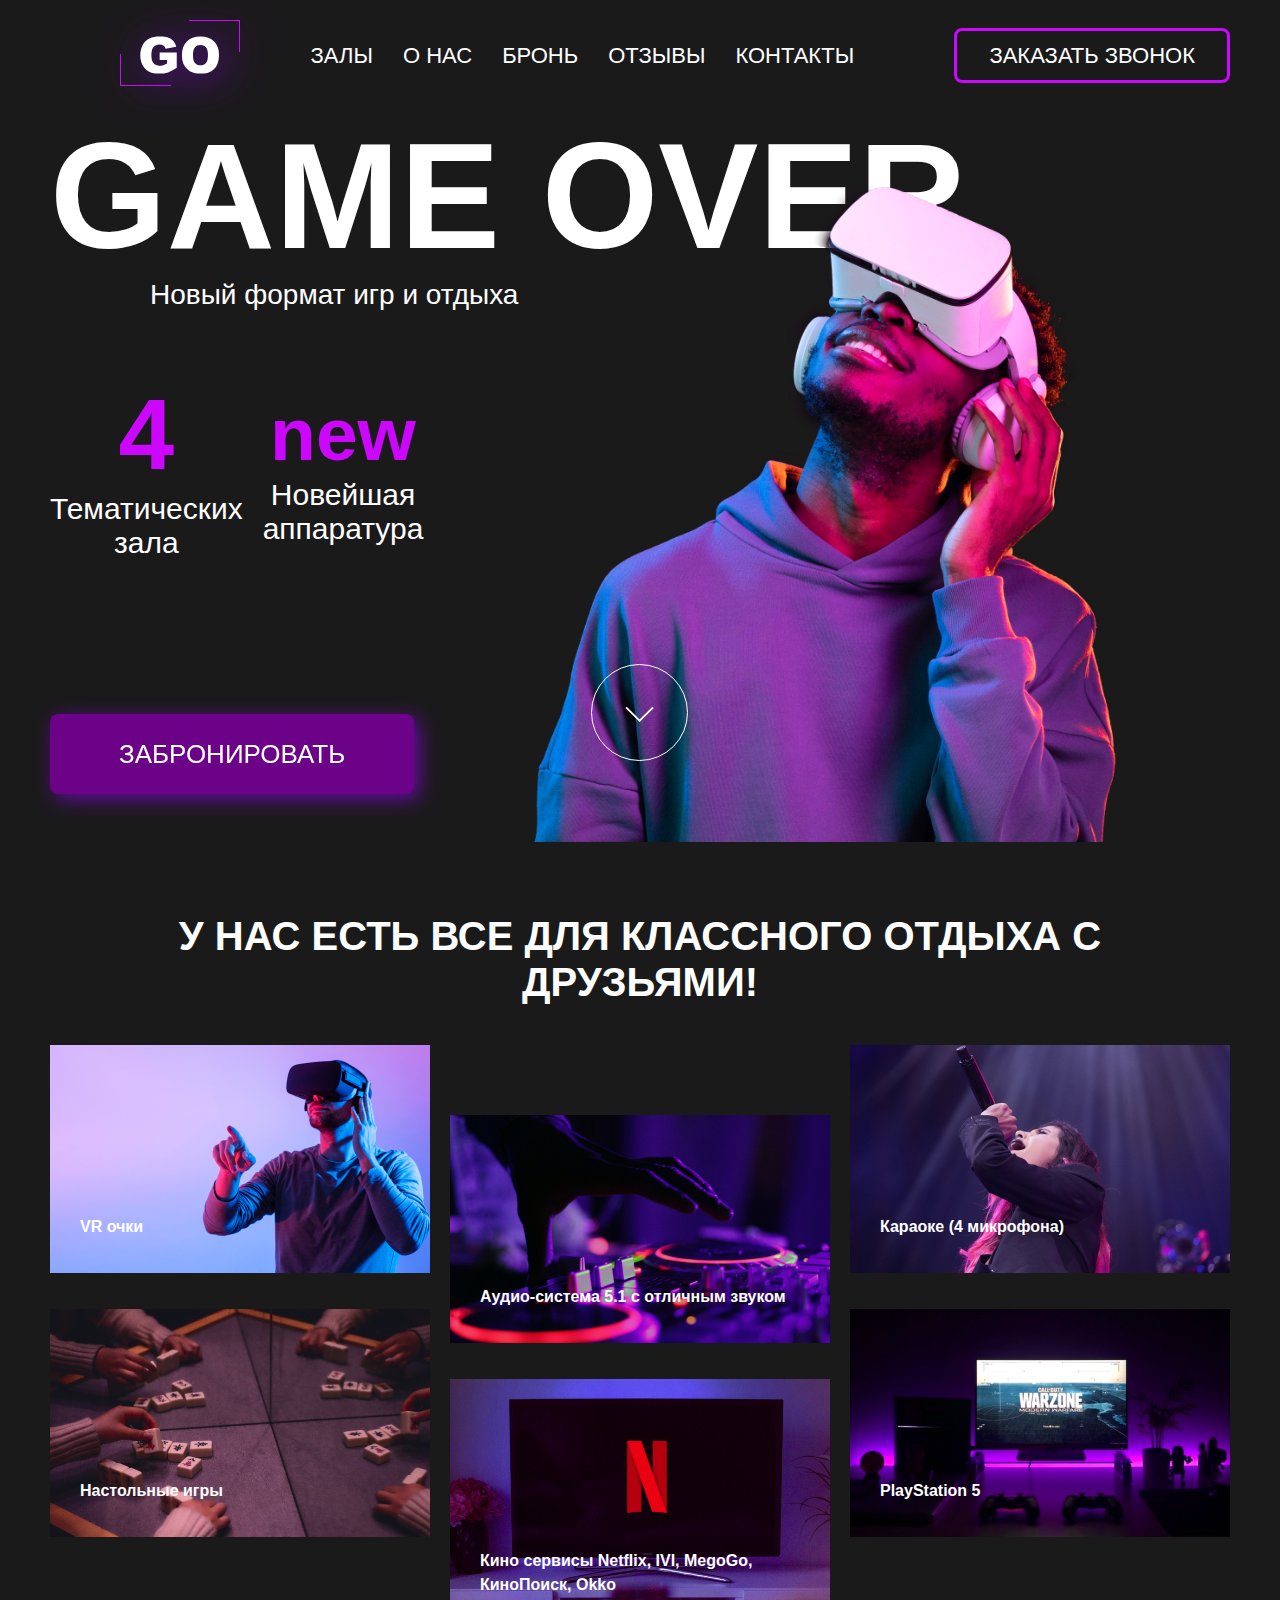
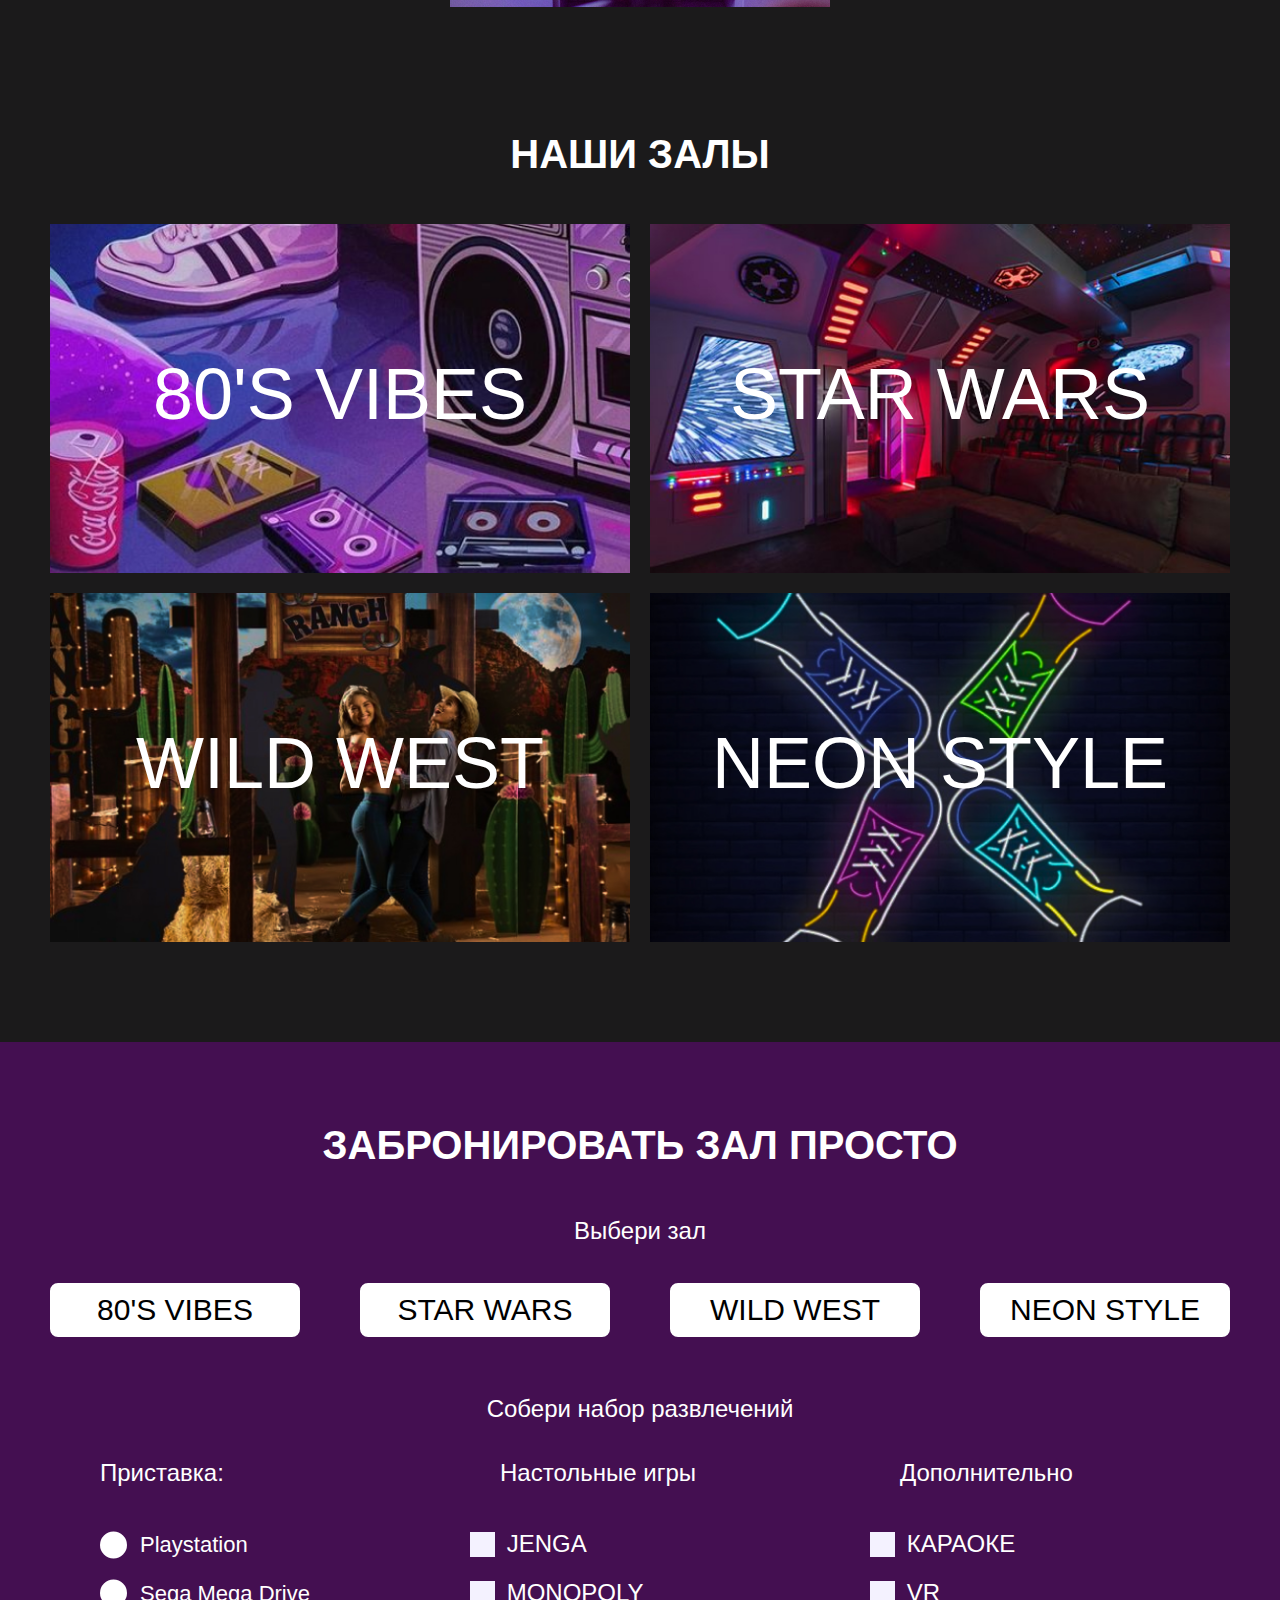
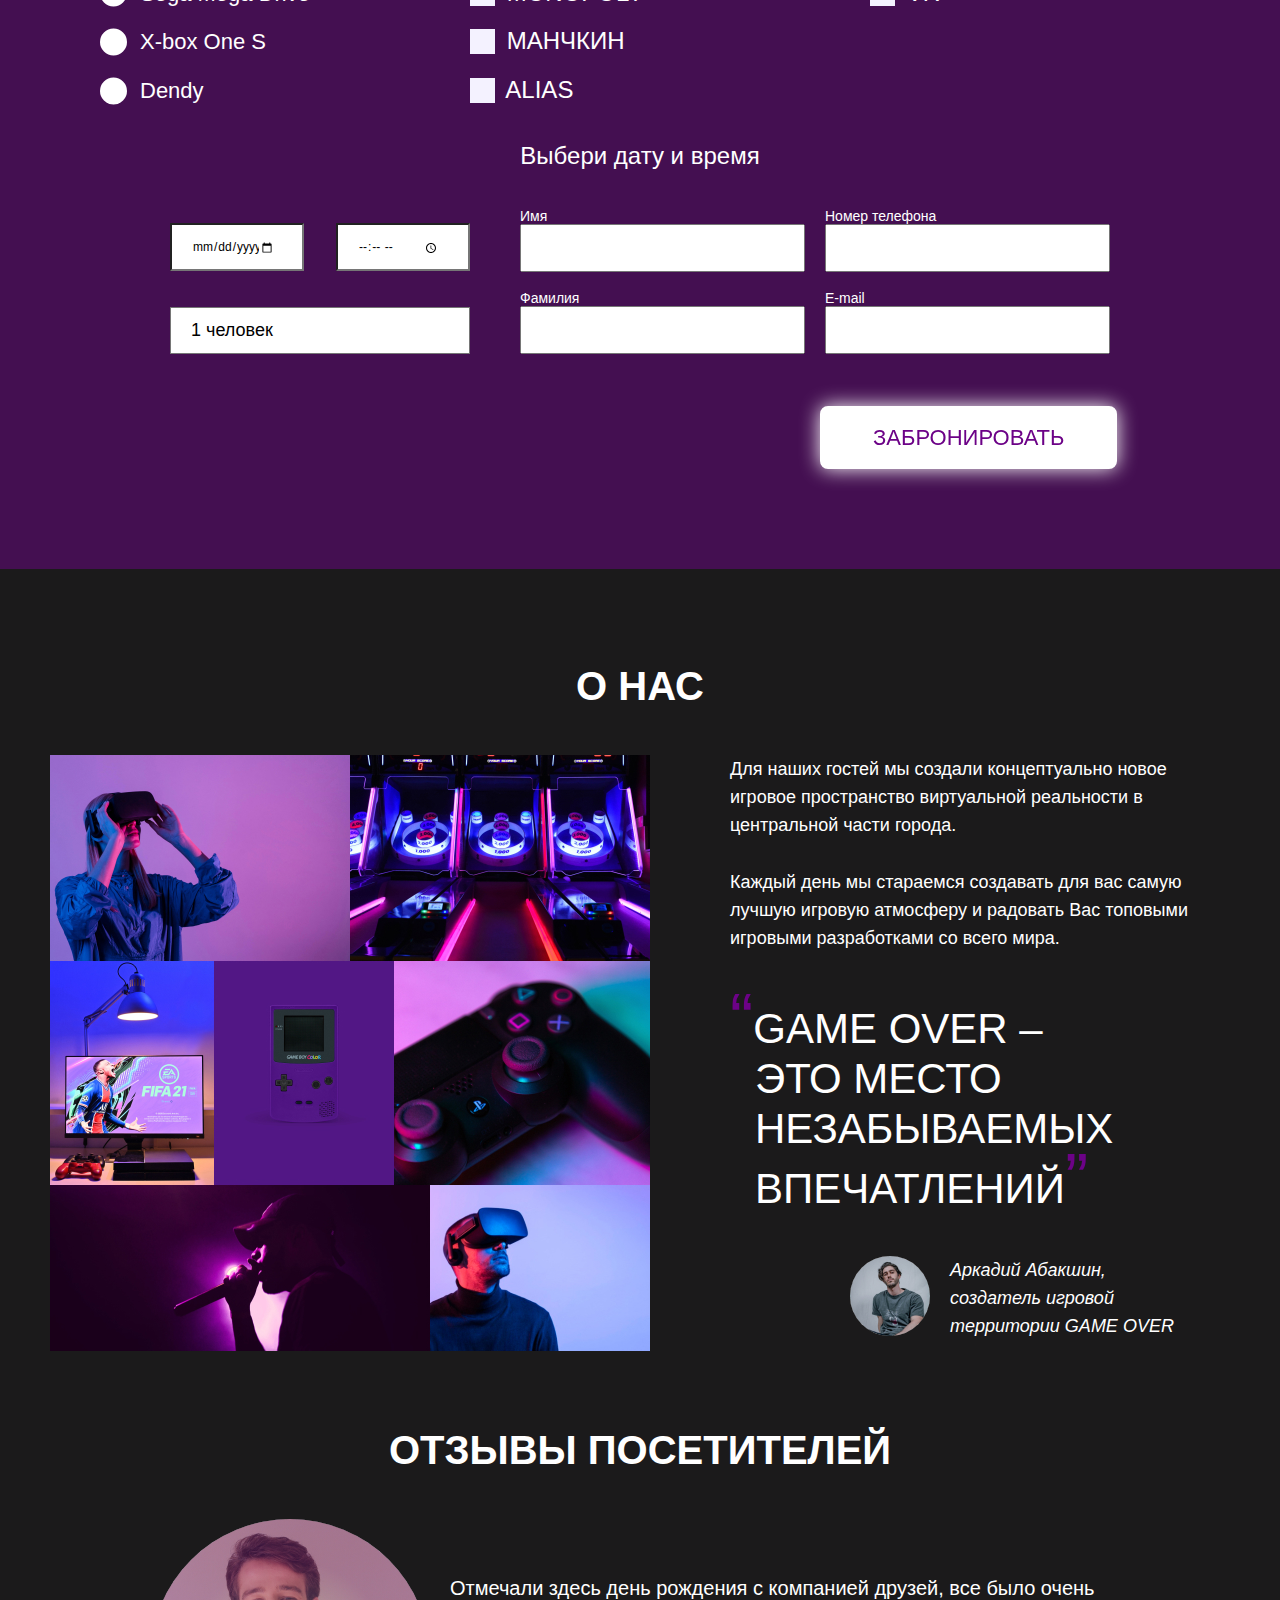
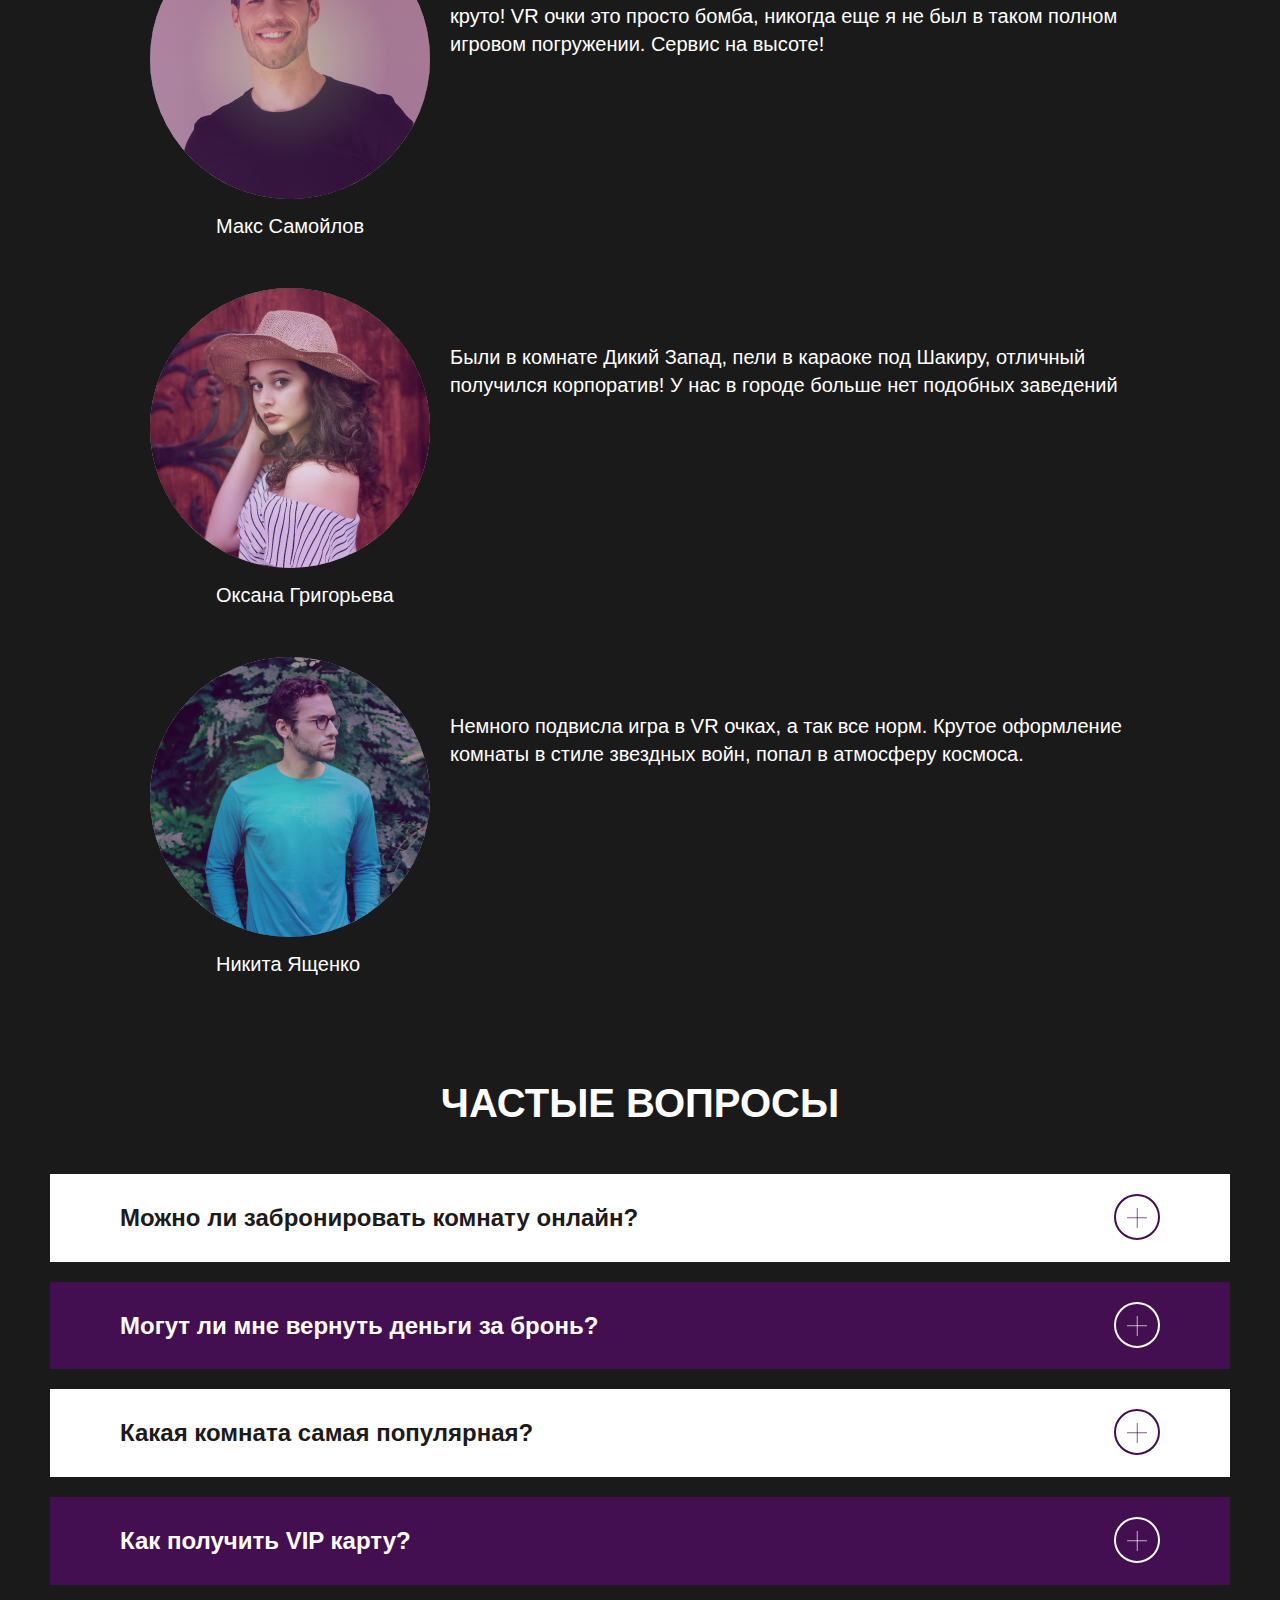
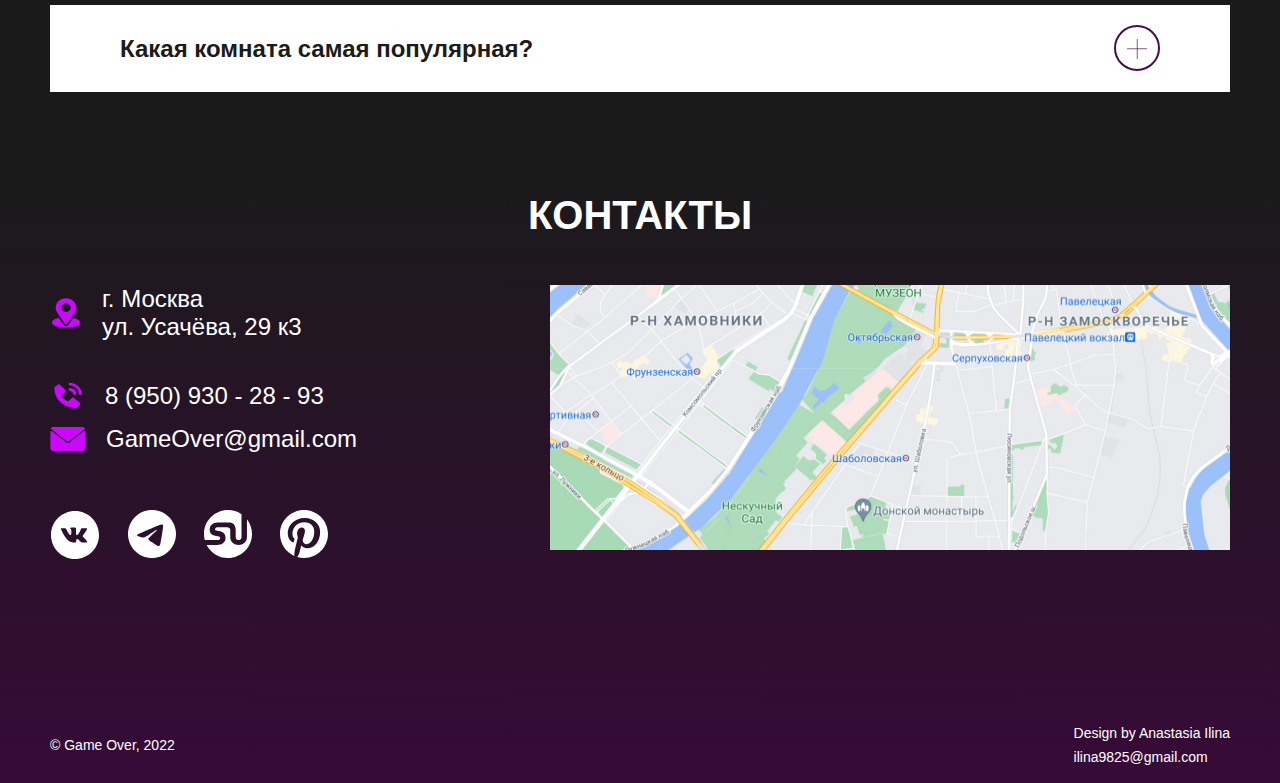
<file: index.html>
<!DOCTYPE html>
<html lang="RU">

<head>
  <meta charset="UTF-8">
  <meta http-equiv="X-UA-Compatible" content="IE=edge">
  <meta name="viewport" content="width=device-width, initial-scale=1.0">
  <link rel="icon" type="image/svg+xml" href="../img/logo.svg">
  <link rel="stylesheet" href="style/index.css">
  <link rel="stylesheet" href="style/normalize.css">
  <!-- <link rel="stylesheet" href="../style/style.css">
  <link rel="stylesheet" href="../style/faq.css"> -->
  <title>Game Over – место незабываемых впечатлений</title>
</head>

<body>

  <header class="header">
    <div class="container header__container">

      <a class="header__link-menu" href="#">
        <svg class="header__menu" xmlns="http://www.w3.org/2000/svg" width="54" height="29" viewBox="0 0 54 29" fill="currentColor">
          <rect width="54" height="5" rx="2" />
          <rect y="12" width="54" height="5" rx="2" />
          <rect y="24" width="31" height="5" rx="2" />
        </svg>
        </a>

      <a href="./index.html" class="header__logo-link">
      <svg class="header__logo" width="120" height="66" viewBox="0 0 120 66" fill="none" xmlns="http://www.w3.org/2000/svg">
        <path d="M39.6553 40.0361V32.5898H56.7451V47.8486C53.4736 50.0785 50.5765 51.6003 48.0537 52.4141C45.5472 53.2116 42.5687 53.6104 39.1182 53.6104C34.8701 53.6104 31.4033 52.8861 28.7178 51.4375C26.0485 49.9889 23.9733 47.8324 22.4922 44.9678C21.0273 42.1032 20.2949 38.8154 20.2949 35.1045C20.2949 31.1982 21.1006 27.8047 22.7119 24.9238C24.3232 22.0267 26.6833 19.8294 29.792 18.332C32.2171 17.1764 35.4805 16.5986 39.582 16.5986C43.5371 16.5986 46.4912 16.9567 48.4443 17.6729C50.4137 18.389 52.0413 19.5039 53.3271 21.0176C54.6292 22.515 55.6058 24.4193 56.2568 26.7305L45.5879 28.6348C45.1484 27.2839 44.3997 26.2503 43.3418 25.5342C42.3001 24.818 40.9655 24.46 39.3379 24.46C36.9128 24.46 34.9759 25.3063 33.5273 26.999C32.0951 28.6755 31.3789 31.3366 31.3789 34.9824C31.3789 38.8561 32.1032 41.623 33.5518 43.2832C35.0166 44.9434 37.0511 45.7734 39.6553 45.7734C40.8923 45.7734 42.0723 45.5944 43.1953 45.2363C44.3184 44.8783 45.6042 44.2679 47.0527 43.4053V40.0361H39.6553Z" fill="white" />
        <path d="M61.9209 35.1289C61.9209 29.2858 63.5485 24.7367 66.8037 21.4814C70.0589 18.2262 74.5918 16.5986 80.4023 16.5986C86.3594 16.5986 90.9492 18.2018 94.1719 21.4082C97.3945 24.5983 99.0059 29.0742 99.0059 34.8359C99.0059 39.0189 98.2979 42.4531 96.8818 45.1387C95.4821 47.8079 93.4476 49.8913 90.7783 51.3887C88.1253 52.8698 84.8132 53.6104 80.8418 53.6104C76.8053 53.6104 73.4606 52.9674 70.8076 51.6816C68.1709 50.3958 66.0306 48.3613 64.3867 45.5781C62.7428 42.7949 61.9209 39.3118 61.9209 35.1289ZM72.9805 35.1777C72.9805 38.791 73.6478 41.387 74.9824 42.9658C76.3333 44.5446 78.1644 45.334 80.4756 45.334C82.8519 45.334 84.6911 44.5609 85.9932 43.0146C87.2952 41.4684 87.9463 38.6934 87.9463 34.6895C87.9463 31.3203 87.2627 28.8626 85.8955 27.3164C84.5446 25.7539 82.7054 24.9727 80.3779 24.9727C78.1481 24.9727 76.3577 25.762 75.0068 27.3408C73.6559 28.9196 72.9805 31.5319 72.9805 35.1777Z" fill="white" />
        <path d="M0 34H1V66H0V34Z" fill="#CD06FF" />
        <path d="M0 66V65H51V66H0Z" fill="#CD06FF" />
        <path d="M120 32H119V0H120V32Z" fill="#CD06FF" />
        <path d="M120 0V1H69V0H120Z" fill="#CD06FF" />
      </svg>
      </a>

      <nav class="header__navigation">
        <ul class="header__list">
          <li class="header__item"><a class="header__link" href="#rooms">Залы</a></li>
          <li class="header__item"><a class="header__link" href="#about">О нас</a></li>
          <li class="header__item"><a class="header__link" href="#booking">Бронь</a></li>
          <li class="header__item"><a class="header__link" href="#reviews">Отзывы</a></li>
          <li class="header__item"><a class="header__link" href="#contacts">Контакты</a></li>
        </ul>
      </nav>
      <div class="header__button">
        <button class="header__button-link" href="#">Заказать звонок</button>
      </div>
    </div>
  </header>

  <section class="banner">
    <div class="container banner__container">
      <div class="banner__content">
        <a class="banner__link-scroll" href="#wehave">
        <svg class="banner__svg" width="97" height="97" viewBox="0 0 97 97" fill="none" xmlns="http://www.w3.org/2000/svg">
          <circle cx="48.5" cy="48.5" r="48" stroke="white" />
          <rect class="banner__rect" x="34.4255" y="43.9161" width="1.82001" height="20.0201" transform="rotate(-44.9975 34.4255 43.9161)" fill="white" />
          <rect x="48.5807" y="58.0737" width="1.82001" height="20.0201" transform="rotate(-134.997 48.5807 58.0737)" fill="white" />
        </svg>
        </a>

        <h2 class="banner__title">Game Over</h2>
        <p class="banner__quote">Новый формат игр и отдыха</p>
        <div class="banner__items">
          <div class="banner__group-1">
            <span class="banner__span">4</span>
            <p class="banner__text">Тематических зала</p>
          </div>
          <div class="banner__group-2">
            <span class="banner__span-new">new</span>
            <p class="banner__text">Новейшая аппаратура</p>
          </div>
        </div>
        <div class="banner__button">
          <a class="banner__link" href="#booking">Забронировать</a>
        </div>
      </div>
      <div class="banner__man">
        <img class="banner__image" src="img/main.png" alt="Баннер">
      </div>
    </div>
  </section>

  <section class="wehave">
    <div class="container wehave__container">
      <h2 class="second__title" id="wehave">У нас есть все для классного отдыха с друзьями!</h2>
      <ul class="wehave__list">
        <li class="wehave__item">
          <p class="wehave__text-one">VR очки</p>
        </li>
        <li class="wehave__item">
          <p class="wehave__text-two">Аудио-система 5.1 с отличным звуком</p>
        </li>
        <li class="wehave__item">
          <p class="wehave__text-three">Караоке (4 микрофона)</p>
        </li>
        <li class="wehave__item">
          <p class="wehave__text-four">Настольные игры</p>
        </li>
        <li class="wehave__item">
          <p class="wehave__text-five">Кино сервисы Netflix, IVI, MegoGo, КиноПоиск, Okko</p>
        </li>
        <li class="wehave__item">
          <p class="wehave__text-six">РlаyStаtiоn 5</p>
        </li>
      </ul>
    </div>
  </section>

  <nav class="halls">
    <div class="container halls__container">
      <h3 id="rooms" class="halls__title">Наши залы</h3>
      <ul class="halls__list">
        <li class="halls__item">
          <a href="./vibes.html" class="halls__name-one">80's vibes</a>
        </li>
        <li class="halls__item">
          <a href="./starwars.html" class="halls__name-two">Star wars</a>
        </li>
        <li class="halls__item">
          <a href="./wildwest.html" class="halls__name-three">Wild west</a>
        </li>
        <li class="halls__item">
          <a href="./neon.html" class="halls__name-four">Neon Style</a>
        </li>
      </ul>
    </div>
  </nav>

  <section class="booking">
    <div class="booking__container">
      <div class="section__container">
        <h2 class="second__title-m" id="booking">Забронировать зал просто</h2>

        <form class="booking__form" action="https://jsonplaceholder.typicode.com/posts" method="POST">

          <div class="booking__hall">
            <p class="booking__p">Выбери зал</p>
            <fieldset class="booking__fieldset">
              <input class="booking__input" type="radio" name="rooms" id="rooms_1" value="80's vibes">
              <label class="booking__label" for="rooms_1">80's vibes</label>
              <input class="booking__input" type="radio" name="rooms" id="rooms_2" value="Star wars">
              <label class="booking__label" for="rooms_2">Star wars</label>
              <input class="booking__input" type="radio" name="rooms" id="rooms_3" value="Wild west">
              <label class="booking__label" for="rooms_3">Wild west</label>
              <input class="booking__input" type="radio" name="rooms" id="rooms_4" value="Neon style">
              <label class="booking__label" for="rooms_4">Neon style</label>
            </fieldset>
          </div>

          <div class="booking__game">
            <p class="custom-form__text">Собери набор развлечений</p>
            <fieldset class="custom-form">

              <div class="custom-form__enter">

                <fieldset class="custom-form__fieldset" id="f1">
                  <p class="custom-form__legend">Приставка:</p>

                  <div class="custom-form__play">
                    <input type="radio" name="console" id="console_1" value="Playstation" class="custom-form__radio-input">
                    <label for="console_1" class="custom-form__radio-label">Playstation</label>
                  </div>
                  <div class="custom-form__sega">
                    <input type="radio" name="console" id="console_2" value="Sega Mega Drive" class="custom-form__radio-input">
                    <label for="console_2" class="custom-form__radio-label">Sega Mega Drive</label>
                  </div>
                  <div class="custom-form__xbox">
                    <input type="radio" name="console" id="console_3" value="X-box One S" class="custom-form__radio-input">
                    <label for="console_3" class="custom-form__radio-label">X-box One S</label>
                  </div>
                  <div class="custom-form__dendy">
                    <input type="radio" name="console" id="console_4" value="Dendy" class="custom-form__radio-input">
                    <label for="console_4" class="custom-form__radio-label">Dendy</label>
                  </div>
                </fieldset>

                <fieldset class="custom-form__fieldset" id="f2">

                  <p class="custom-form__legend">Настольные игры</p>
                  <div class="custom-form__jenga">
                    <input type="checkbox" name="board_games" id="board_games_1" value="Jenga" class="custom-form__checkbox-input">
                    <label for="board_games_1" class="custom-form__checkbox-label">Jenga</label>
                  </div>
                  <div class="custom-form__monopoly">
                    <input type="checkbox" name="board_games" id="board_games_2" value="Monopoly" class="custom-form__checkbox-input">
                    <label for="board_games_2" class="custom-form__checkbox-label">Monopoly</label>
                  </div>
                  <div class="custom-form__munchkin">
                    <input type="checkbox" name="board_games" id="board_games_3" value="Munchkin" class="custom-form__checkbox-input">
                    <label for="board_games_3" class="custom-form__checkbox-label">Манчкин</label>
                  </div>
                  <div class="custom-form__alias">
                    <input type="checkbox" name="board_games" id="board_games_4" value="Alias" class="custom-form__checkbox-input">
                    <label for="board_games_4" class="custom-form__checkbox-label">Alias</label>
                  </div>
                </fieldset>

                <fieldset class="custom-form__fieldset" id="f3">
                  <p class="custom-form__legend">Дополнительно</p>
                  <div class="custom-form__karaoke">
                    <input type="checkbox" name="additionally" id="additionally_1" value="Karaoke" class="custom-form__checkbox-input">
                    <label for="additionally_1" class="custom-form__checkbox-label">Караоке</label>
                  </div>
                  <div class="custom-form__vr">
                    <input type="checkbox" name="additionally" id="additionally_2" value="VR" class="custom-form__checkbox-input">
                    <label for="additionally_2" class="custom-form__checkbox-label">VR</label>
                  </div>
                </fieldset>
            </fieldset>
            </div>
            <p class="custom-form__text">Выбери дату и время</p>
            <div class="date__date">

              <fieldset class="check-form">


                <!-- <div class="date__data">
                  <div class="date__date">
                    <p class="date__text">Дата </p>
                    <p class="date__text">Время</p>
                    <p class="date__text-n">Сколько человек</p>
                  </div> -->

                  <div class="date__data">
                    <div class="date__date">
                      <div class="date__date-td">
                      <input class="date__text" type="date" placeholder="Выберите дату">
                      <input class="date__text" type="time" placeholder="Выберите время">
                      </div>
                      <div class="custom-select">
                        <select class="date__text-n">
                          <option value="1">1 человек</option>
                          <option value="2">2 человека</option>
                          <option value="3">3 человека</option>
                          <option value="2">4 человека</option>
                          <option value="3">5 человек</option>
                        </select>
                      </div>
                    </div>

                    <div class="date__date-n">
                      <label for="name" class="check-form__label">Имя</label>
                      <input type="text" name="lastname" id="lastname" required class="check-form__input">
                      <label for="lastname" class="check-form__label">Фамилия</label>
                      <input type="text" name="lastname" id="lastname" required class="check-form__input">
                      <label for="tel" class="check-form__label">Номер телефона</label>
                      <input type="tel" name="tel" id="tel" required class="check-form__input">
                      <label for="email" class="check-form__label">E-mail</label>
                      <input type="email" name="email" id="email" required class="check-form__input">
                    </div>
                  </div>
                  <!-- <input type="checkbox" name="ageconfirm" id="ageconfirm" required class="check-form__input">
            <label for="ageconfirm" class="check-form__checkbox-label">Я старше 18 лет</label> -->
                  <div class="date__button">
                    <button type="submit" class="check-form-button">Забронировать</button>
                  </div>
              </div>

                  </div>
                  
                  



            <!-- <input type="checkbox" name="policy" id="policy" required class="checkbox-input">
          <label for="policy" class="checkbox-label">Согласен на обработку данных</label> -->
            </fieldset>
        </form>
        </div>
      </div>

    </div>
  </section>

  <section class="about">
    <div class="container">
      <h3 class="about__title" id="about">О нас</h3>
      <div class="about__us">
        <div class="about__img-txt">
        <img class="about__us-image-main" src="./img/photos_1.jpg" alt="Фото о нас">
        <div class="about__us-text-d">
        <p class="about__us-text" style="margin-bottom: 29px;">Для наших гостей мы создали концептуально новое игровое пространство виртуальной реальности в центральной части города.</p>
        <p class="about__us-text">Каждый день мы стараемся создавать для вас самую лучшую игровую атмосферу и радовать Вас топовыми игровыми разработками со всего мира.</p>
        </div>
        </div>
        <blockquote class="about__us-text-b">GAME OVER –
          <br> это место незабываемых впечатлений</blockquote>
        <div class="about-cite">
          <div class="about-img">
            <img class="about__us-image" style="border-radius: 50px;" src="./img/Ellipse_2.jpg" alt="Аркадий Абакшин">
          </div>
          <div class="about-p">
            <p class="about__us-text-c"><cite class="about__cite">Аркадий Абакшин,<br>создатель игровой территории GAME OVER</cite></p>
          </div>
        </div>
      </div>
    </div>
  </section>

  <section class="reviews">
    <div class="reviews__container">
      <h3 class="reviews__title" id="reviews">Отзывы посетителей</h3>
      <ul class="reviews__list">
        <li class="reviews__item">
          <div class="reviews__content">
            <div class="reviews__image">
              <img class=reviews__image-one src="./img/maks.jpg" alt="" style="border-radius: 50%">
              <div class="gradient-overlay"></div>
            </div>
            <div class="reviews__text">
              <p class="reviews__item-text">Отмечали здесь день рождения с компанией друзей, все было очень круто! VR очки это просто бомба, никогда еще я не был в таком полном игровом погружении. Сервис на высоте!</p>
            </div>
          </div>
          <p class="reviews__name">Макс Самойлов</p>
        </li>
        <li class="reviews__item">
          <div class="reviews__content">
            <div class="reviews__image">
              <img class="reviews__image-two" src="./img/oksana.jpg" alt="">
              <div class="gradient-overlay"></div>
            </div>
            <div class="reviews__text">
              <p class="reviews__item-text">Были в комнате Дикий Запад, пели в караоке под Шакиру, отличный получился корпоратив! У нас в городе больше нет подобных заведений</p>
            </div>
          </div>
          <p class="reviews__name">Оксана Григорьева</p>
        </li>
        <li class="reviews__item">
          <div class="reviews__content">
            <div class="reviews__image">
              <img class="reviews__image-three" src="./img/nikita.jpg" alt="">
              <div class="gradient-overlay"></div>
            </div>
            <div class="reviews__text">
              <p class="reviews__item-text">Немного подвисла игра в VR очках, а так все норм. Крутое оформление комнаты в стиле звездных войн, попал в атмосферу космоса.</p>
            </div>
          </div>
          <p class="reviews__name">Никита Ященко</p>
        </li>
      </ul>
    </div>
  </section>

  <section class="faq">
    <div class="container faq">
      <h2 class="faq__title">Частые вопросы</h2>
      <ul class="faq__list">
        <li class="faq__element">Можно ли забронировать комнату онлайн?</li>
        <li class="faq__element">Могут ли мне вернуть деньги за бронь?</li>
        <li class="faq__element">Какая комната самая популярная?</li>
        <li class="faq__element">Как получить VIP карту?</li>
        <li class="faq__element">Какая комната самая популярная?</li>
      </ul>
    </div>
  </section>

  <footer class="footer">
    <h3 class="footer__title" id="contacts">Контакты</h3>
    <div class="container footer__container">
      <picture>
        <source media="(max-width: 640px)" srcset="./img/map_320.jpg">
        <source media="(max-width: 768px)" srcset="./img/map_768.jpg">
        <source media="(max-width: 1240px)" srcset="./img/map_1024.jpg">
        <img class="footer__map" src="./img/map.jpg" alt="Карта">
      </picture>

      <nav class="footer__list">
        <ul class="footer__item-adress">
          <li class="footer__item-a">
          <img class="footer__img-location" src="./img/location.svg" alt="Адрес">
          <span class="footer__item-p">г. Москва
            <br> ул. Усачёва, 29 к3</span>
          </li>
        </ul>
      </nav>

      <nav class="footer__list-two">
        <ul class="footer__list-phone">
          <li class="footer__list-items">
          <img class="footer__img-item" src="./img/bx_bxs-phone-call.svg" alt="Телефон">
          <span class="footer__item-p"><a class="footer__link-list" href="tel:89509302893">8 (950) 930 - 28 - 93</a></span>
          </li>
        </ul>
        <ul class="footer__list-email">
          <li class="footer__list-e">
          <img class="footer__img-item" src="./img/envelope.svg" alt="Почта">
          <span class="footer__item-p"><a class="footer__link-list" href="mailto:GameOver@gmail.com">GameOver@gmail.com</a></span>
        </li>
        </ul>
      </nav>

      <ul class="social">
        <li class="social__item">
          <a href="#" class="social__link">
            <svg class="social__vk" width="50" height="50" viewBox="0 0 50 50" fill="currentColor" xmlns="http://www.w3.org/2000/svg">
              <path d="M24.9999 1C11.7449 1 0.999878 11.745 0.999878 25C0.999878 38.255 11.7449 49 24.9999 49C38.2549 49 48.9999 38.255 48.9999 25C48.9999 11.745 38.2549 1 24.9999 1ZM34.2299 28.0775C34.2299 28.0775 36.3524 30.1725 36.8749 31.145C36.8899 31.165 36.8974 31.185 36.9024 31.195C37.1149 31.5525 37.1649 31.83 37.0599 32.0375C36.8849 32.3825 36.2849 32.5525 36.0799 32.5675H32.3299C32.0699 32.5675 31.5249 32.5 30.8649 32.045C30.3574 31.69 29.8574 31.1075 29.3699 30.54C28.6424 29.695 28.0124 28.965 27.3774 28.965C27.2967 28.9649 27.2166 28.9775 27.1399 29.0025C26.6599 29.1575 26.0449 29.8425 26.0449 31.6675C26.0449 32.2375 25.5949 32.565 25.2774 32.565H23.5599C22.9749 32.565 19.9274 32.36 17.2274 29.5125C13.9224 26.025 10.9474 19.03 10.9224 18.965C10.7349 18.5125 11.1224 18.27 11.5449 18.27H15.3324C15.8374 18.27 16.0024 18.5775 16.1174 18.85C16.2524 19.1675 16.7474 20.43 17.5599 21.85C18.8774 24.165 19.6849 25.105 20.3324 25.105C20.4538 25.1036 20.573 25.0727 20.6799 25.015C21.5249 24.545 21.3674 21.5325 21.3299 20.9075C21.3299 20.79 21.3274 19.56 20.8949 18.97C20.5849 18.5425 20.0574 18.38 19.7374 18.32C19.8669 18.1413 20.0375 17.9964 20.2349 17.8975C20.8149 17.6075 21.8599 17.565 22.8974 17.565H23.4749C24.5999 17.58 24.8899 17.6525 25.2974 17.755C26.1224 17.9525 26.1399 18.485 26.0674 20.3075C26.0449 20.825 26.0224 21.41 26.0224 22.1C26.0224 22.25 26.0149 22.41 26.0149 22.58C25.9899 23.5075 25.9599 24.56 26.6149 24.9925C26.7003 25.0461 26.799 25.0746 26.8999 25.075C27.1274 25.075 27.8124 25.075 29.6674 21.8925C30.2395 20.8681 30.7366 19.8037 31.1549 18.7075C31.1924 18.6425 31.3024 18.4425 31.4324 18.365C31.5283 18.3161 31.6347 18.2912 31.7424 18.2925H36.1949C36.6799 18.2925 37.0124 18.365 37.0749 18.5525C37.1849 18.85 37.0549 19.7575 35.0224 22.51L34.1149 23.7075C32.2724 26.1225 32.2724 26.245 34.2299 28.0775Z"/>
            </svg>
          </a>
        </li>

        <li class="social__item">
          <a href="#" class="social__link">
            <svg class="social__tg" width="48" height="48" viewBox="0 0 48 48" fill="currentColor" xmlns="http://www.w3.org/2000/svg">
              <g clip-path="url(#clip0_2212_5)">
                <path d="M47.9999 24C47.9999 30.3652 45.4713 36.4697 40.9704 40.9706C36.4696 45.4714 30.3651 48 23.9999 48C17.6347 48 11.5302 45.4714 7.02932 40.9706C2.52844 36.4697 -0.00012207 30.3652 -0.00012207 24C-0.00012207 17.6348 2.52844 11.5303 7.02932 7.02944C11.5302 2.52856 17.6347 0 23.9999 0C30.3651 0 36.4696 2.52856 40.9704 7.02944C45.4713 11.5303 47.9999 17.6348 47.9999 24ZM24.8609 17.718C22.5269 18.69 17.8589 20.7 10.8629 23.748C9.72888 24.198 9.13188 24.642 9.07788 25.074C8.98788 25.803 9.90288 26.091 11.1479 26.484L11.6729 26.649C12.8969 27.048 14.5469 27.513 15.4019 27.531C16.1819 27.549 17.0489 27.231 18.0059 26.571C24.5429 22.158 27.9179 19.929 28.1279 19.881C28.2779 19.845 28.4879 19.803 28.6259 19.929C28.7669 20.052 28.7519 20.289 28.7369 20.352C28.6469 20.739 25.0559 24.075 23.1989 25.803C22.6199 26.343 22.2089 26.724 22.1249 26.811C21.9399 27 21.7519 27.1861 21.5609 27.369C20.4209 28.467 19.5689 29.289 21.6059 30.633C22.5869 31.281 23.3729 31.812 24.1559 32.346C25.0079 32.928 25.8599 33.507 26.9639 34.233C27.2429 34.413 27.5129 34.608 27.7739 34.794C28.7669 35.502 29.6639 36.138 30.7649 36.036C31.4069 35.976 32.0699 35.376 32.4059 33.576C33.2009 29.325 34.7639 20.118 35.1239 16.323C35.1458 16.0075 35.1328 15.6906 35.0849 15.378C35.0566 15.1258 34.9346 14.8934 34.7429 14.727C34.4699 14.5386 34.1445 14.4409 33.8129 14.448C32.9129 14.463 31.5239 14.946 24.8609 17.718Z"/>
              </g>
              <defs>
                <clipPath id="clip0_2212_5">
                  <rect width="50" height="50"/>
                </clipPath>
              </defs>
            </svg>
          </a>
        </li>

        <li class="social__item">
          <a href="#" class="social__link">
            <svg class="social__sv" width="48" height="48" viewBox="0 0 50 50" fill="currentColor" xmlns="http://www.w3.org/2000/svg">
              <g clip-path="url(#clip0_2212_10)">
                <path fill-rule="evenodd" clip-rule="evenodd" d="M44.7441 9.66919C48.1583 14.0494 50.0085 19.4463 49.9999 24.9999C49.9999 38.8051 38.805 49.9999 25.0006 49.9999C15.2871 49.9999 6.86597 44.4576 2.72751 36.3647H13.6237C18.816 36.3647 22.4429 33.566 22.4429 29.0923C22.4429 19.6108 11.5051 23.4737 11.5051 20.1089C11.5051 18.4878 12.8057 17.898 15.1858 17.898H22.7692C24.8711 17.898 27.3435 18.275 27.3435 20.5685V28.1243C27.3435 33.5955 31.6159 36.364 36.0441 36.364C40.548 36.364 44.7435 33.5955 44.7435 28.1243V9.66919H44.7441Z" fill="currentColor" />
                <path fill-rule="evenodd" clip-rule="evenodd" d="M25.0005 2.43241e-05C30.0173 -0.00698868 34.919 1.50262 39.0626 4.33079V28.3013C39.0626 29.9628 37.7037 31.3224 36.0447 31.3224C34.3838 31.3224 33.0261 29.9628 33.0261 28.3013V21.1186C33.0261 15.3846 30.1242 12.9994 26.3447 12.9994H14.0441C9.59088 12.9994 5.89665 15.834 5.89665 20.3289C5.89665 22.6289 6.8819 25.9994 11.5415 26.8353C15.337 27.5186 16.8351 27.3199 16.8351 29.3506C16.8351 31.3224 14.6261 31.3224 11.7101 31.3224H0.808189C0.269676 29.2582 -0.0019826 27.1334 -0.000143311 25C-0.000143311 11.1981 11.196 2.43241e-05 25.0005 2.43241e-05Z"/>
              </g>
            </svg>

          </a>
        </li>
        <li class="social__item">
          <a href="#" class="social__link">
            <svg class="social__pin" width="48" height="48" viewBox="0 0 50 50" fill="currentColor" xmlns="http://www.w3.org/2000/svg">
              <g clip-path="url(#clip0_2212_8)">
                <path d="M25.0005 0C11.1947 0 -0.000152588 11.1936 -0.000152588 25.0006C-0.000152588 35.2378 6.15562 44.0314 14.9646 47.8981C14.8941 46.1526 14.9511 44.0558 15.3998 42.159C15.8806 40.1282 18.6165 28.5359 18.6165 28.5359C18.6165 28.5359 17.8178 26.9397 17.8178 24.5808C17.8178 20.8763 19.9652 18.1077 22.6383 18.1077C24.912 18.1077 26.0107 19.8154 26.0107 21.8609C26.0107 24.1468 24.5537 27.5635 23.8037 30.7327C23.1768 33.3859 25.1338 35.5481 27.7498 35.5481C32.4864 35.5481 35.6761 29.4647 35.6761 22.2558C35.6761 16.7782 31.9864 12.6769 25.2742 12.6769C17.6902 12.6769 12.9659 18.3321 12.9659 24.6487C12.9659 26.8282 13.6082 28.3635 14.6146 29.5513C15.0768 30.0981 15.1409 30.318 14.9736 30.9462C14.8537 31.4058 14.5781 32.5128 14.4646 32.9519C14.2986 33.5853 13.7857 33.8109 13.2127 33.5776C9.71972 32.1513 8.0928 28.3263 8.0928 24.0263C8.0928 16.9237 14.0819 8.40898 25.9601 8.40898C35.5056 8.40898 41.7877 15.316 41.7877 22.732C41.7877 32.5378 36.3351 39.8647 28.2979 39.8647C25.5998 39.8647 23.0607 38.4051 22.1909 36.7487C22.1909 36.7487 20.7396 42.5077 20.4325 43.6218C19.9024 45.5494 18.8646 47.4763 17.9159 48.9769C20.2162 49.6571 22.6024 50.0025 25.0011 50.0026C38.8063 50.0013 49.9998 38.8071 49.9998 25.0006C49.9998 11.1936 38.8063 0 25.0005 0Z"/>
              </g>
              <defs>
                <clipPath id="clip0_2212_8">
                  <rect width="50" height="50"/>
                </clipPath>
              </defs>
            </svg>
          </a>
        </li>
      </ul>

    </div>
    <div class="container madeby">
      <p class="footer__dtext">© Game Over, 2022</p>
      <p class="footer__dtext">Design by Anastasia Ilina
        <br><a href="#" class="footer__link-b">ilina9825@gmail.com</a></p>
    </div>
  </footer>
  </div>

  <script>
    document.addEventListener('click', event => {
      if (event.target.matches('button')) {
        event.target.focus()
      }
    })
  </script>



</body>

</html>
</file>
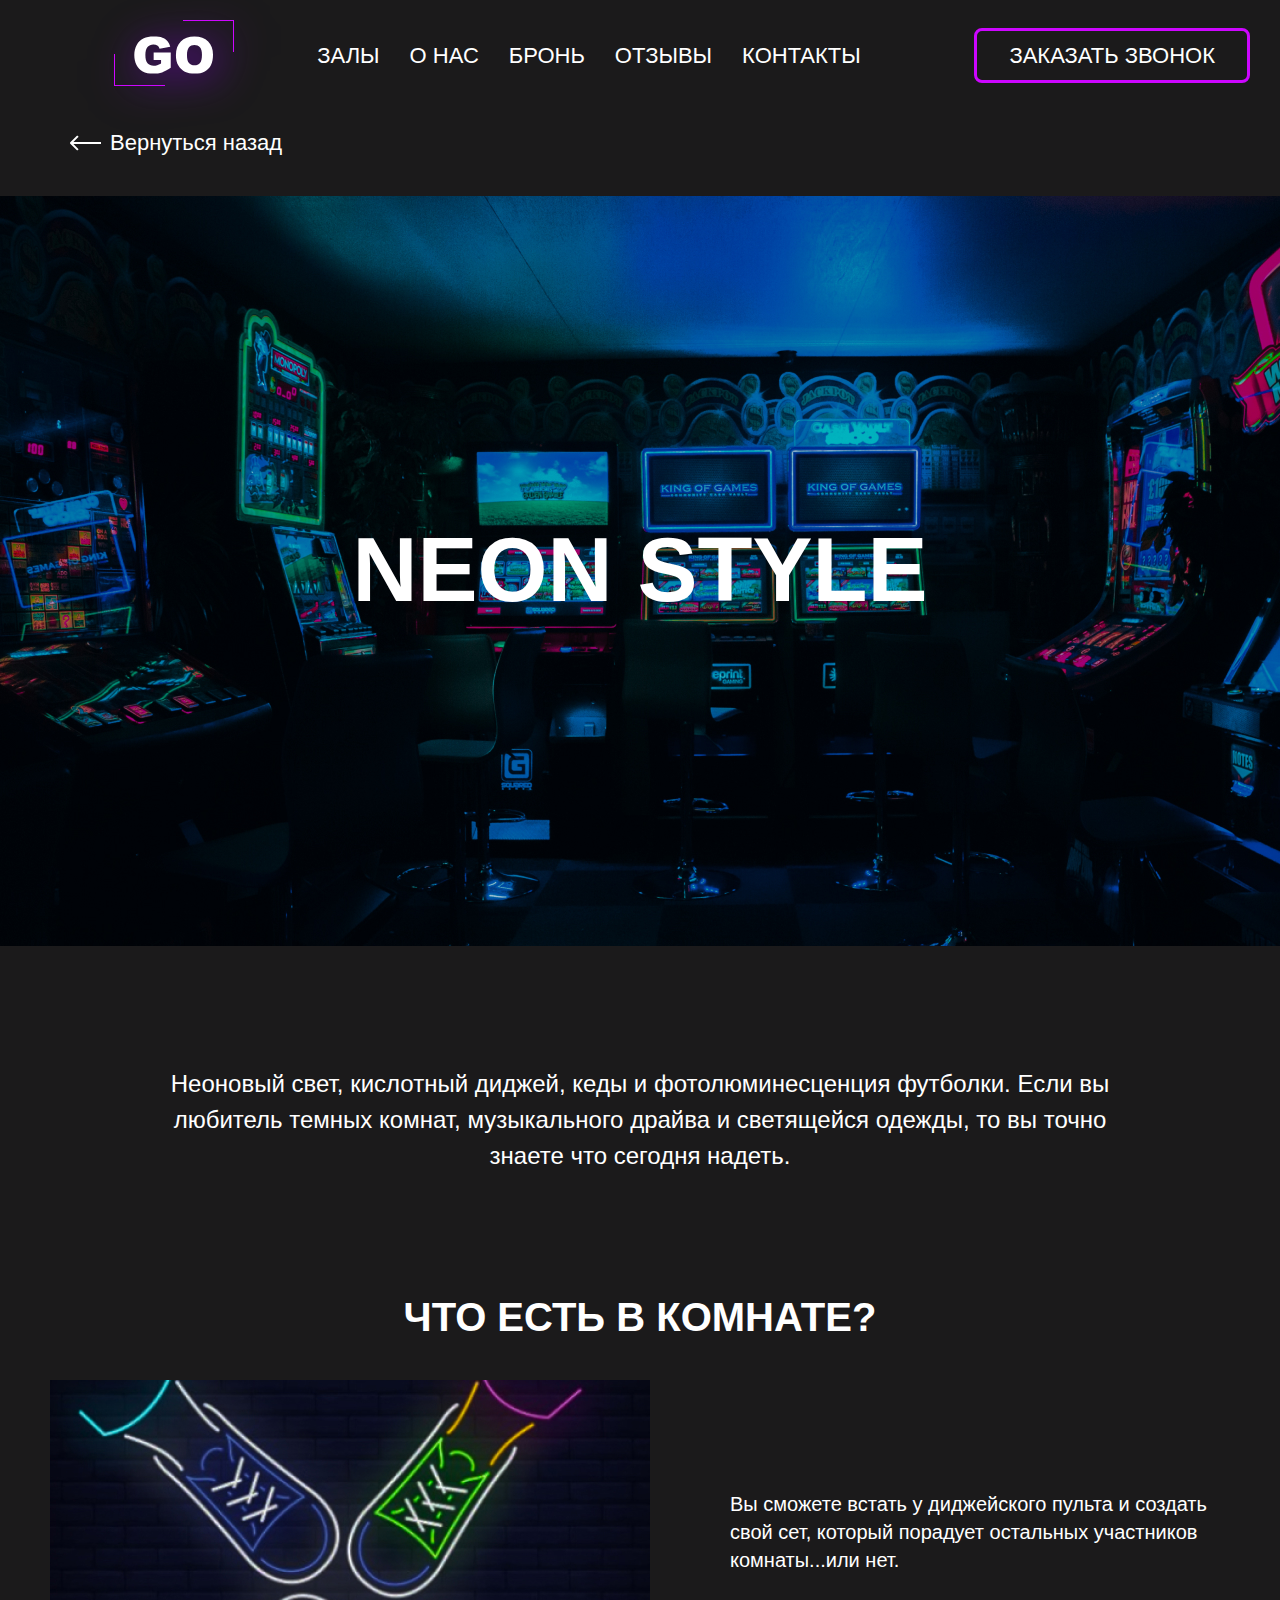
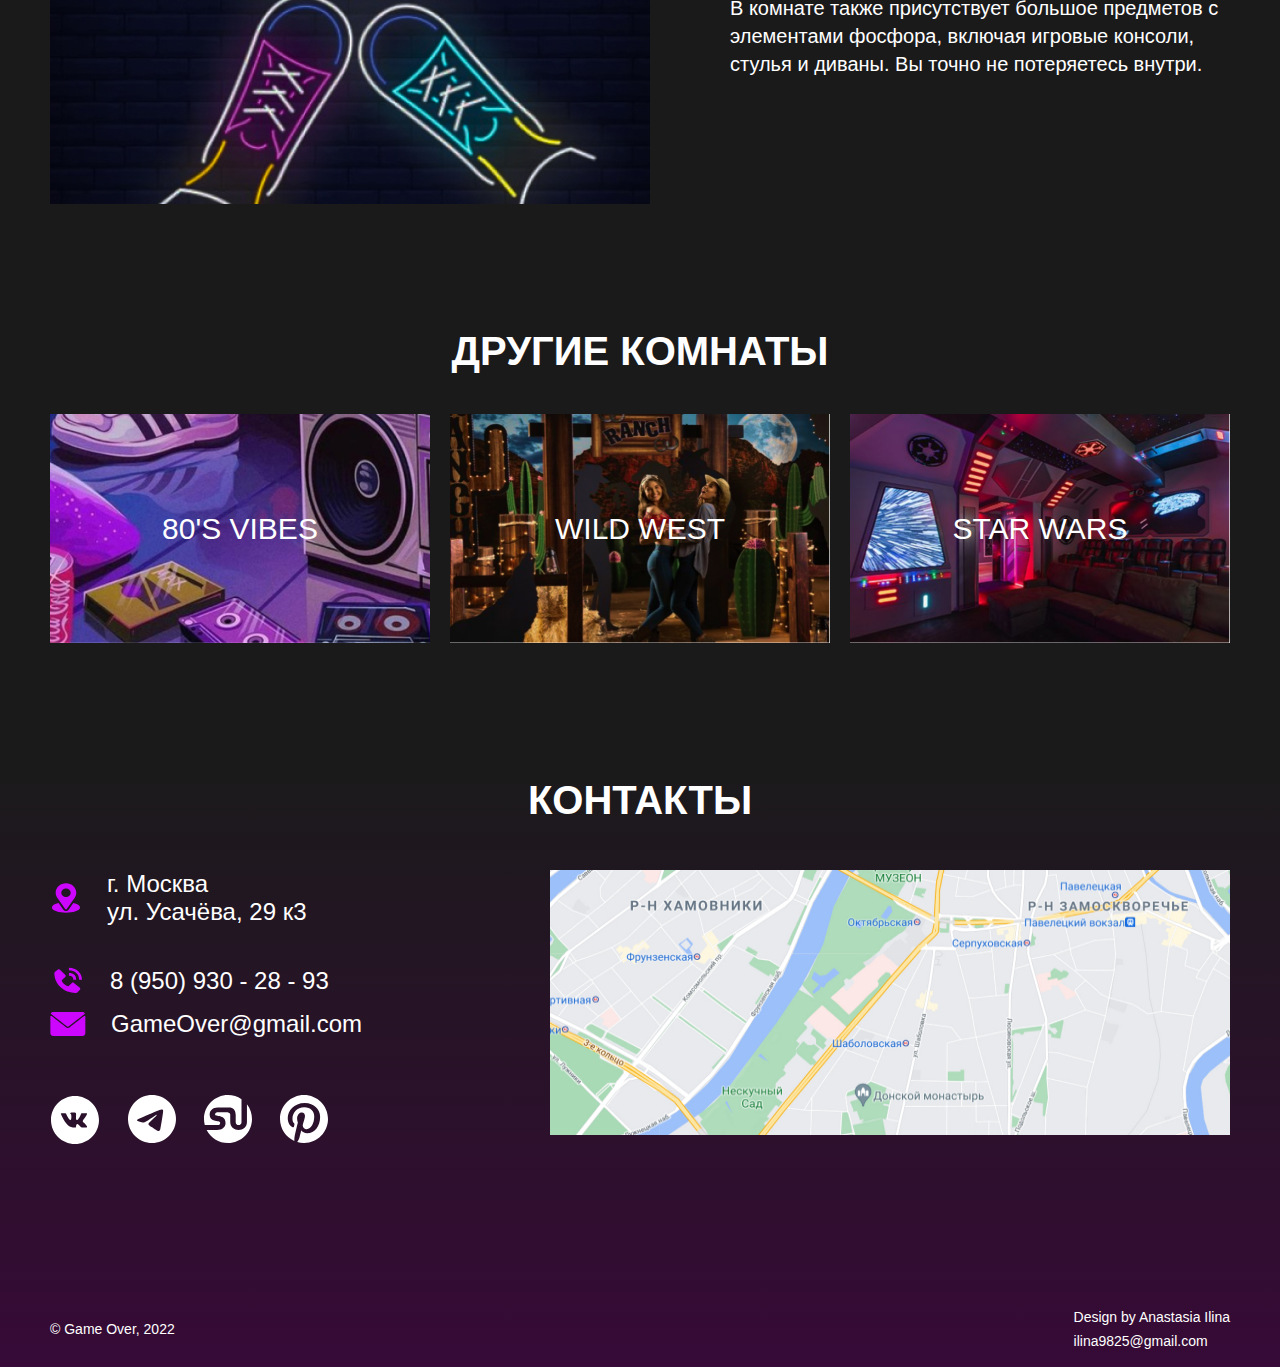
<file: neon.html>
<!DOCTYPE html>
<html lang="en">
<head>
  <meta charset="UTF-8">
  <meta http-equiv="X-UA-Compatible" content="IE=edge">
  <meta name="viewport" content="width=device-width, initial-scale=1.0">
  <link rel="stylesheet" href="style/normalize.css">
  <link rel="stylesheet" href="style_neon/neon.css">
  <link rel="stylesheet" href="style/footer.css">
  <title>Neon Style</title>
</head>
<body>

  <header class="header">
    <div class="container header__container">

      <a class="header__link-menu" href="#">
        <svg class="header__menu" xmlns="http://www.w3.org/2000/svg" width="54" height="29" viewBox="0 0 54 29" fill="currentColor">
          <rect width="54" height="5" rx="2" />
          <rect y="12" width="54" height="5" rx="2" />
          <rect y="24" width="31" height="5" rx="2" />
        </svg>
      </a>

      <a href="./index.html" class="header__logo-link">
      <svg class="header__logo" width="120" height="66" viewBox="0 0 120 66" fill="none" xmlns="http://www.w3.org/2000/svg">
        <path d="M39.6553 40.0361V32.5898H56.7451V47.8486C53.4736 50.0785 50.5765 51.6003 48.0537 52.4141C45.5472 53.2116 42.5687 53.6104 39.1182 53.6104C34.8701 53.6104 31.4033 52.8861 28.7178 51.4375C26.0485 49.9889 23.9733 47.8324 22.4922 44.9678C21.0273 42.1032 20.2949 38.8154 20.2949 35.1045C20.2949 31.1982 21.1006 27.8047 22.7119 24.9238C24.3232 22.0267 26.6833 19.8294 29.792 18.332C32.2171 17.1764 35.4805 16.5986 39.582 16.5986C43.5371 16.5986 46.4912 16.9567 48.4443 17.6729C50.4137 18.389 52.0413 19.5039 53.3271 21.0176C54.6292 22.515 55.6058 24.4193 56.2568 26.7305L45.5879 28.6348C45.1484 27.2839 44.3997 26.2503 43.3418 25.5342C42.3001 24.818 40.9655 24.46 39.3379 24.46C36.9128 24.46 34.9759 25.3063 33.5273 26.999C32.0951 28.6755 31.3789 31.3366 31.3789 34.9824C31.3789 38.8561 32.1032 41.623 33.5518 43.2832C35.0166 44.9434 37.0511 45.7734 39.6553 45.7734C40.8923 45.7734 42.0723 45.5944 43.1953 45.2363C44.3184 44.8783 45.6042 44.2679 47.0527 43.4053V40.0361H39.6553Z" fill="white" />
        <path d="M61.9209 35.1289C61.9209 29.2858 63.5485 24.7367 66.8037 21.4814C70.0589 18.2262 74.5918 16.5986 80.4023 16.5986C86.3594 16.5986 90.9492 18.2018 94.1719 21.4082C97.3945 24.5983 99.0059 29.0742 99.0059 34.8359C99.0059 39.0189 98.2979 42.4531 96.8818 45.1387C95.4821 47.8079 93.4476 49.8913 90.7783 51.3887C88.1253 52.8698 84.8132 53.6104 80.8418 53.6104C76.8053 53.6104 73.4606 52.9674 70.8076 51.6816C68.1709 50.3958 66.0306 48.3613 64.3867 45.5781C62.7428 42.7949 61.9209 39.3118 61.9209 35.1289ZM72.9805 35.1777C72.9805 38.791 73.6478 41.387 74.9824 42.9658C76.3333 44.5446 78.1644 45.334 80.4756 45.334C82.8519 45.334 84.6911 44.5609 85.9932 43.0146C87.2952 41.4684 87.9463 38.6934 87.9463 34.6895C87.9463 31.3203 87.2627 28.8626 85.8955 27.3164C84.5446 25.7539 82.7054 24.9727 80.3779 24.9727C78.1481 24.9727 76.3577 25.762 75.0068 27.3408C73.6559 28.9196 72.9805 31.5319 72.9805 35.1777Z" fill="white" />
        <path d="M0 34H1V66H0V34Z" fill="#CD06FF" />
        <path d="M0 66V65H51V66H0Z" fill="#CD06FF" />
        <path d="M120 32H119V0H120V32Z" fill="#CD06FF" />
        <path d="M120 0V1H69V0H120Z" fill="#CD06FF" />
      </svg>
      </a>

      <nav class="header__navigation">
        <ul class="header__list">
          <li class="header__item"><a class="header__link" href="./index.html#rooms">Залы</a></li>
          <li class="header__item"><a class="header__link" href="./index.html#about">О нас</a></li>
          <li class="header__item"><a class="header__link" href="./index.html#booking">Бронь</a></li>
          <li class="header__item"><a class="header__link" href="./index.html#reviews">Отзывы</a></li>
          <li class="header__item"><a class="header__link" href="./index.html#contacts">Контакты</a></li>
        </ul>
      </nav>
      <div class="header__button">
        <a class="header__button-link" href="#">Заказать звонок</a>
      </div>
    </div>
  </header>

  <section class="arrow">
    <div class="container arrow__container">
      <div class="arrow__block">
        <a href="./index.html" class="arrow__link">Вернуться назад</a>
      </div>
    </div>
  </section>

  <section class="hero">
    <div class="hero__container">
      <h1 class="hero__title">neon style</h1>
    </div>
  </section>

  <section class="main-text">
    <div class="container main-text__container">
    <p class="main-text__text">Неоновый свет, кислотный диджей, кеды и фотолюминесценция футболки. Если вы любитель темных комнат, музыкального драйва и светящейся одежды, то вы точно знаете что сегодня надеть.
    </p>
    </div>
  </section>

  <section class="wehave-room">
    <div class="container wehave-room__container">
      <h2 class="wehave-room__title">
        Что есть в комнате?
      </h2>
      <div class="wehave-room__main-content">
        <picture>
          <source srcset="./img/ns320.jpg" type="image/jpeg" media="(max-width: 480px)">
          <source srcset="./img/ns768.jpg" type="image/jpeg" media="(max-width: 768px)">
          <source srcset="./img/ns1024.jpg" type="image/jpeg" media="(max-width: 1024px)">
          <img src="./img/ns_other.jpg" alt="80s vibe" class="wehave-room__image">
        </picture>
        <div class="wehave-room__text-main">
        <p class="wehave-room__text">Вы сможете встать у диджейского пульта и создать свой сет, который порадует остальных участников комнаты...или нет.</p>
        <p class="wehave-room__text">В комнате также присутствует большое предметов с элементами фосфора, включая игровые консоли, стулья и диваны. Вы точно не потеряетесь внутри.</p>
        </div>
      </div>
    </div>
  </section>

  <section class="other-rooms">
    <div class="container other-rooms__container">
      <h2 class="other-rooms__title">
        Другие комнаты
      </h2>
      <ul class="other-rooms__main">
        <li class="other-rooms__item">
          <a href="./vibes.html" class="other-rooms__one">80's vibes</a>
        </li>
        <li class="other-rooms__item">
          <a href="./wildwest.html" class="other-rooms__two">wild west</a>
        </li>
        <li class="other-rooms__item">
            <a href="./starwars.html" class="other-rooms__three">star wars</a>
        </li>
      </ul>
    </div>
  </section>

  <footer class="footer">
    <h2 class="footer__title" id="contacts">Контакты</h2>
    <div class="container footer__container">
      <picture>
        <source media="(max-width: 320px)" srcset="./img/map_320.jpg">
        <source media="(max-width: 768px)" srcset="./img/map_768.jpg">
        <source media="(max-width: 1240px)" srcset="./img/map_1024.jpg">
        <img class="footer__map" src="./img/map.jpg" alt="Карта">
      </picture>

      <div class="footer__list">
        <div class="footer__item-adress">
          <img class="footer__img-location" src="./img/location.svg" alt="Адрес">
          <span class="footer__item-p">г. Москва
            <br> ул. Усачёва, 29 к3</span>
        </div>
      </div>
      <div class="footer__list-two">
        <div class="footer__list-phone">
          <img class="footer__img-item" src="./img/bx_bxs-phone-call.svg" alt="Телефон">
          <span class="footer__item-p"><a class="footer__link-list" href="tel:89509302893">8 (950) 930 - 28 - 93</a></span>
        </div>
        <div class="footer__list-email">
          <img class="footer__img-item" src="./img/envelope.svg" alt="Почта">
          <span class="footer__item-p"><a class="footer__link-list" href="mailto:GameOver@gmail.com">GameOver@gmail.com</a></span>
        </div>
      </div>

      <ul class="social">
        <li class="social__item">
          <a href="#" class="social__link">
            <svg class="social__vk" width="50" height="50" viewBox="0 0 50 50" fill="currentColor" xmlns="http://www.w3.org/2000/svg">
              <path d="M24.9999 1C11.7449 1 0.999878 11.745 0.999878 25C0.999878 38.255 11.7449 49 24.9999 49C38.2549 49 48.9999 38.255 48.9999 25C48.9999 11.745 38.2549 1 24.9999 1ZM34.2299 28.0775C34.2299 28.0775 36.3524 30.1725 36.8749 31.145C36.8899 31.165 36.8974 31.185 36.9024 31.195C37.1149 31.5525 37.1649 31.83 37.0599 32.0375C36.8849 32.3825 36.2849 32.5525 36.0799 32.5675H32.3299C32.0699 32.5675 31.5249 32.5 30.8649 32.045C30.3574 31.69 29.8574 31.1075 29.3699 30.54C28.6424 29.695 28.0124 28.965 27.3774 28.965C27.2967 28.9649 27.2166 28.9775 27.1399 29.0025C26.6599 29.1575 26.0449 29.8425 26.0449 31.6675C26.0449 32.2375 25.5949 32.565 25.2774 32.565H23.5599C22.9749 32.565 19.9274 32.36 17.2274 29.5125C13.9224 26.025 10.9474 19.03 10.9224 18.965C10.7349 18.5125 11.1224 18.27 11.5449 18.27H15.3324C15.8374 18.27 16.0024 18.5775 16.1174 18.85C16.2524 19.1675 16.7474 20.43 17.5599 21.85C18.8774 24.165 19.6849 25.105 20.3324 25.105C20.4538 25.1036 20.573 25.0727 20.6799 25.015C21.5249 24.545 21.3674 21.5325 21.3299 20.9075C21.3299 20.79 21.3274 19.56 20.8949 18.97C20.5849 18.5425 20.0574 18.38 19.7374 18.32C19.8669 18.1413 20.0375 17.9964 20.2349 17.8975C20.8149 17.6075 21.8599 17.565 22.8974 17.565H23.4749C24.5999 17.58 24.8899 17.6525 25.2974 17.755C26.1224 17.9525 26.1399 18.485 26.0674 20.3075C26.0449 20.825 26.0224 21.41 26.0224 22.1C26.0224 22.25 26.0149 22.41 26.0149 22.58C25.9899 23.5075 25.9599 24.56 26.6149 24.9925C26.7003 25.0461 26.799 25.0746 26.8999 25.075C27.1274 25.075 27.8124 25.075 29.6674 21.8925C30.2395 20.8681 30.7366 19.8037 31.1549 18.7075C31.1924 18.6425 31.3024 18.4425 31.4324 18.365C31.5283 18.3161 31.6347 18.2912 31.7424 18.2925H36.1949C36.6799 18.2925 37.0124 18.365 37.0749 18.5525C37.1849 18.85 37.0549 19.7575 35.0224 22.51L34.1149 23.7075C32.2724 26.1225 32.2724 26.245 34.2299 28.0775Z"/>
            </svg>
          </a>
        </li>

        <li class="social__item">
          <a href="#" class="social__link">
            <svg class="social__tg" width="48" height="48" viewBox="0 0 48 48" fill="currentColor" xmlns="http://www.w3.org/2000/svg">
              <g clip-path="url(#clip0_2212_5)">
                <path d="M47.9999 24C47.9999 30.3652 45.4713 36.4697 40.9704 40.9706C36.4696 45.4714 30.3651 48 23.9999 48C17.6347 48 11.5302 45.4714 7.02932 40.9706C2.52844 36.4697 -0.00012207 30.3652 -0.00012207 24C-0.00012207 17.6348 2.52844 11.5303 7.02932 7.02944C11.5302 2.52856 17.6347 0 23.9999 0C30.3651 0 36.4696 2.52856 40.9704 7.02944C45.4713 11.5303 47.9999 17.6348 47.9999 24ZM24.8609 17.718C22.5269 18.69 17.8589 20.7 10.8629 23.748C9.72888 24.198 9.13188 24.642 9.07788 25.074C8.98788 25.803 9.90288 26.091 11.1479 26.484L11.6729 26.649C12.8969 27.048 14.5469 27.513 15.4019 27.531C16.1819 27.549 17.0489 27.231 18.0059 26.571C24.5429 22.158 27.9179 19.929 28.1279 19.881C28.2779 19.845 28.4879 19.803 28.6259 19.929C28.7669 20.052 28.7519 20.289 28.7369 20.352C28.6469 20.739 25.0559 24.075 23.1989 25.803C22.6199 26.343 22.2089 26.724 22.1249 26.811C21.9399 27 21.7519 27.1861 21.5609 27.369C20.4209 28.467 19.5689 29.289 21.6059 30.633C22.5869 31.281 23.3729 31.812 24.1559 32.346C25.0079 32.928 25.8599 33.507 26.9639 34.233C27.2429 34.413 27.5129 34.608 27.7739 34.794C28.7669 35.502 29.6639 36.138 30.7649 36.036C31.4069 35.976 32.0699 35.376 32.4059 33.576C33.2009 29.325 34.7639 20.118 35.1239 16.323C35.1458 16.0075 35.1328 15.6906 35.0849 15.378C35.0566 15.1258 34.9346 14.8934 34.7429 14.727C34.4699 14.5386 34.1445 14.4409 33.8129 14.448C32.9129 14.463 31.5239 14.946 24.8609 17.718Z"/>
              </g>
              <defs>
                <clipPath id="clip0_2212_5">
                  <rect width="50" height="50"/>
                </clipPath>
              </defs>
            </svg>
          </a>
        </li>

        <li class="social__item">
          <a href="#" class="social__link">
            <svg class="social__sv" width="48" height="48" viewBox="0 0 50 50" fill="currentColor" xmlns="http://www.w3.org/2000/svg">
              <g clip-path="url(#clip0_2212_10)">
                <path fill-rule="evenodd" clip-rule="evenodd" d="M44.7441 9.66919C48.1583 14.0494 50.0085 19.4463 49.9999 24.9999C49.9999 38.8051 38.805 49.9999 25.0006 49.9999C15.2871 49.9999 6.86597 44.4576 2.72751 36.3647H13.6237C18.816 36.3647 22.4429 33.566 22.4429 29.0923C22.4429 19.6108 11.5051 23.4737 11.5051 20.1089C11.5051 18.4878 12.8057 17.898 15.1858 17.898H22.7692C24.8711 17.898 27.3435 18.275 27.3435 20.5685V28.1243C27.3435 33.5955 31.6159 36.364 36.0441 36.364C40.548 36.364 44.7435 33.5955 44.7435 28.1243V9.66919H44.7441Z" fill="currentColor" />
                <path fill-rule="evenodd" clip-rule="evenodd" d="M25.0005 2.43241e-05C30.0173 -0.00698868 34.919 1.50262 39.0626 4.33079V28.3013C39.0626 29.9628 37.7037 31.3224 36.0447 31.3224C34.3838 31.3224 33.0261 29.9628 33.0261 28.3013V21.1186C33.0261 15.3846 30.1242 12.9994 26.3447 12.9994H14.0441C9.59088 12.9994 5.89665 15.834 5.89665 20.3289C5.89665 22.6289 6.8819 25.9994 11.5415 26.8353C15.337 27.5186 16.8351 27.3199 16.8351 29.3506C16.8351 31.3224 14.6261 31.3224 11.7101 31.3224H0.808189C0.269676 29.2582 -0.0019826 27.1334 -0.000143311 25C-0.000143311 11.1981 11.196 2.43241e-05 25.0005 2.43241e-05Z"/>
              </g>
            </svg>

          </a>
        </li>
        <li class="social__item">
          <a href="#" class="social__link">
            <svg class="social__pin" width="48" height="48" viewBox="0 0 50 50" fill="currentColor" xmlns="http://www.w3.org/2000/svg">
              <g clip-path="url(#clip0_2212_8)">
                <path d="M25.0005 0C11.1947 0 -0.000152588 11.1936 -0.000152588 25.0006C-0.000152588 35.2378 6.15562 44.0314 14.9646 47.8981C14.8941 46.1526 14.9511 44.0558 15.3998 42.159C15.8806 40.1282 18.6165 28.5359 18.6165 28.5359C18.6165 28.5359 17.8178 26.9397 17.8178 24.5808C17.8178 20.8763 19.9652 18.1077 22.6383 18.1077C24.912 18.1077 26.0107 19.8154 26.0107 21.8609C26.0107 24.1468 24.5537 27.5635 23.8037 30.7327C23.1768 33.3859 25.1338 35.5481 27.7498 35.5481C32.4864 35.5481 35.6761 29.4647 35.6761 22.2558C35.6761 16.7782 31.9864 12.6769 25.2742 12.6769C17.6902 12.6769 12.9659 18.3321 12.9659 24.6487C12.9659 26.8282 13.6082 28.3635 14.6146 29.5513C15.0768 30.0981 15.1409 30.318 14.9736 30.9462C14.8537 31.4058 14.5781 32.5128 14.4646 32.9519C14.2986 33.5853 13.7857 33.8109 13.2127 33.5776C9.71972 32.1513 8.0928 28.3263 8.0928 24.0263C8.0928 16.9237 14.0819 8.40898 25.9601 8.40898C35.5056 8.40898 41.7877 15.316 41.7877 22.732C41.7877 32.5378 36.3351 39.8647 28.2979 39.8647C25.5998 39.8647 23.0607 38.4051 22.1909 36.7487C22.1909 36.7487 20.7396 42.5077 20.4325 43.6218C19.9024 45.5494 18.8646 47.4763 17.9159 48.9769C20.2162 49.6571 22.6024 50.0025 25.0011 50.0026C38.8063 50.0013 49.9998 38.8071 49.9998 25.0006C49.9998 11.1936 38.8063 0 25.0005 0Z"/>
              </g>
              <defs>
                <clipPath id="clip0_2212_8">
                  <rect width="50" height="50"/>
                </clipPath>
              </defs>
            </svg>
          </a>
        </li>
      </ul>

    </div>
    <div class="container madeby">
      <p class="footer__dtext">© Game Over, 2022</p>
      <p class="footer__dtext">Design by Anastasia Ilina
        <br><a href="#" class="footer__link-b">ilina9825@gmail.com</a></p>
    </div>
  </footer>
  </div>

  <script>
    document.addEventListener('click', event => {
      if (event.target.matches('button')) {
        event.target.focus()
      }
    })
  </script>

</body>
</html>
</file>
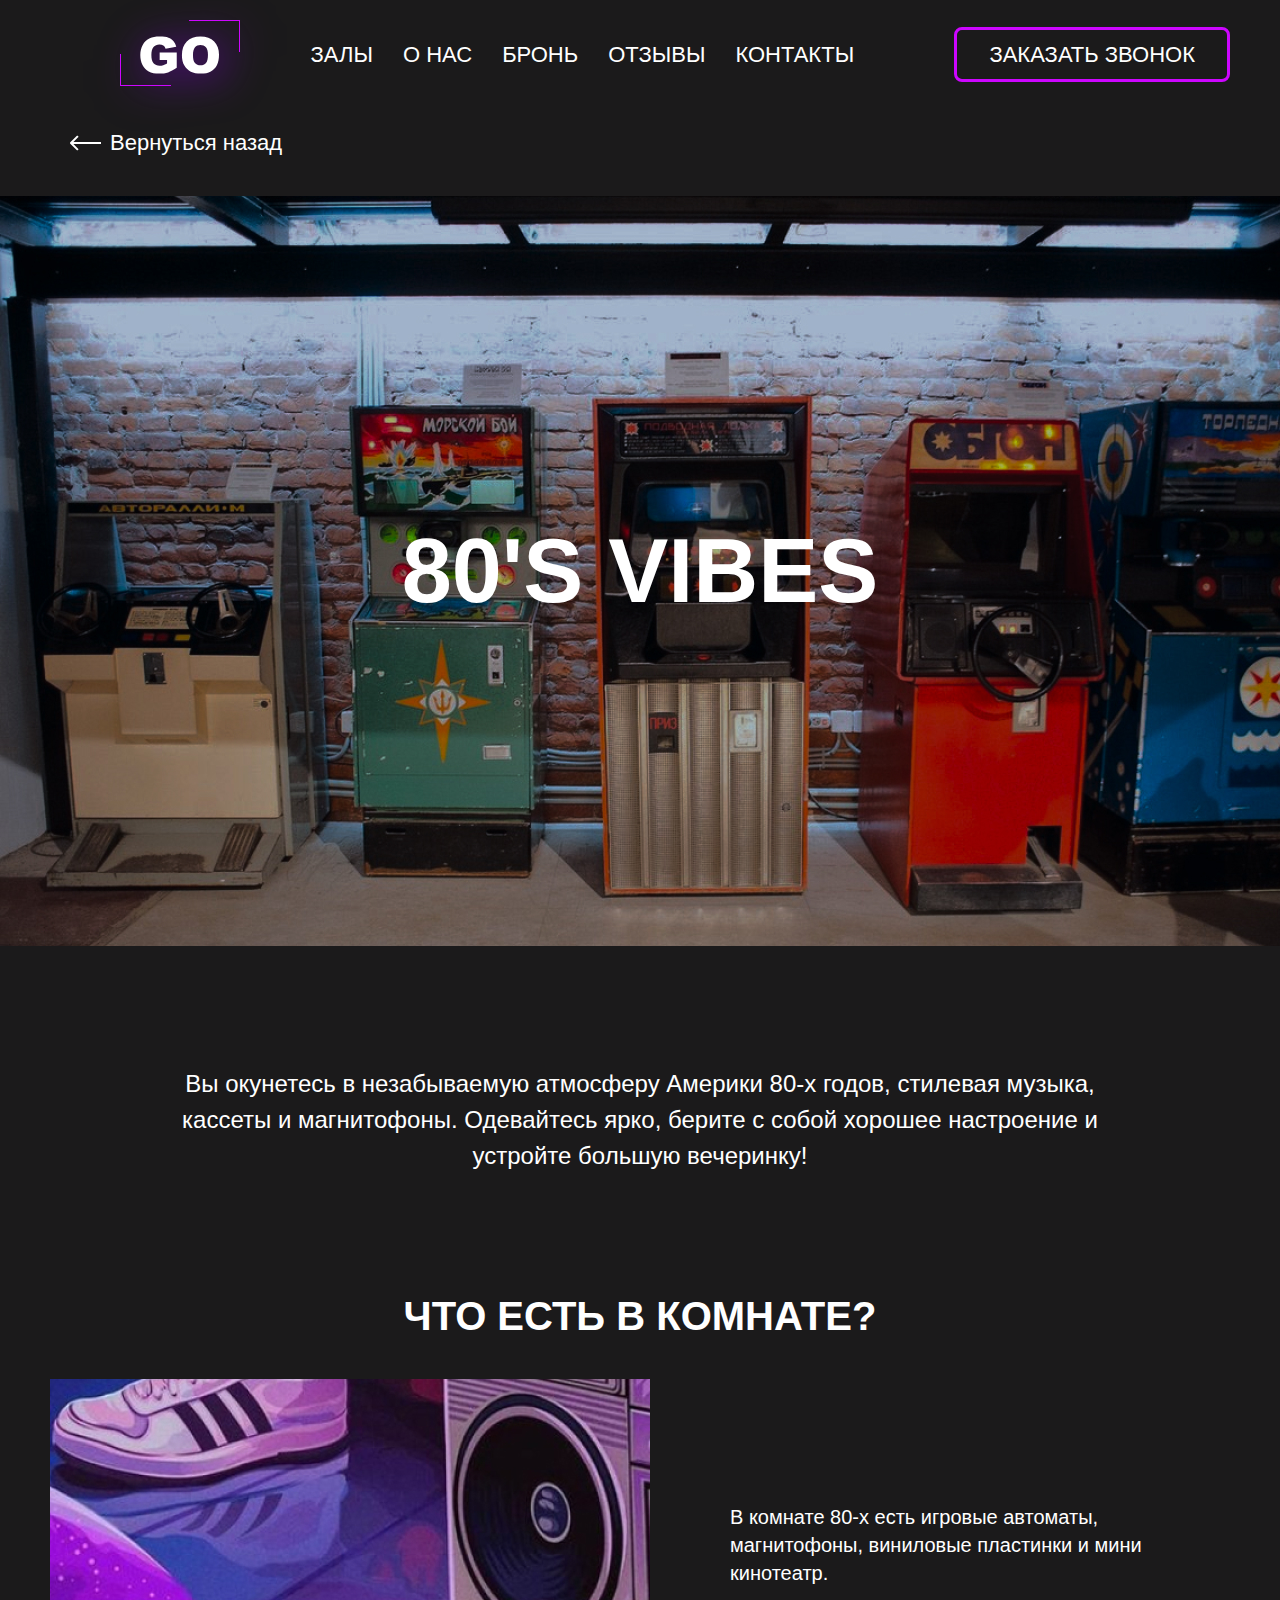
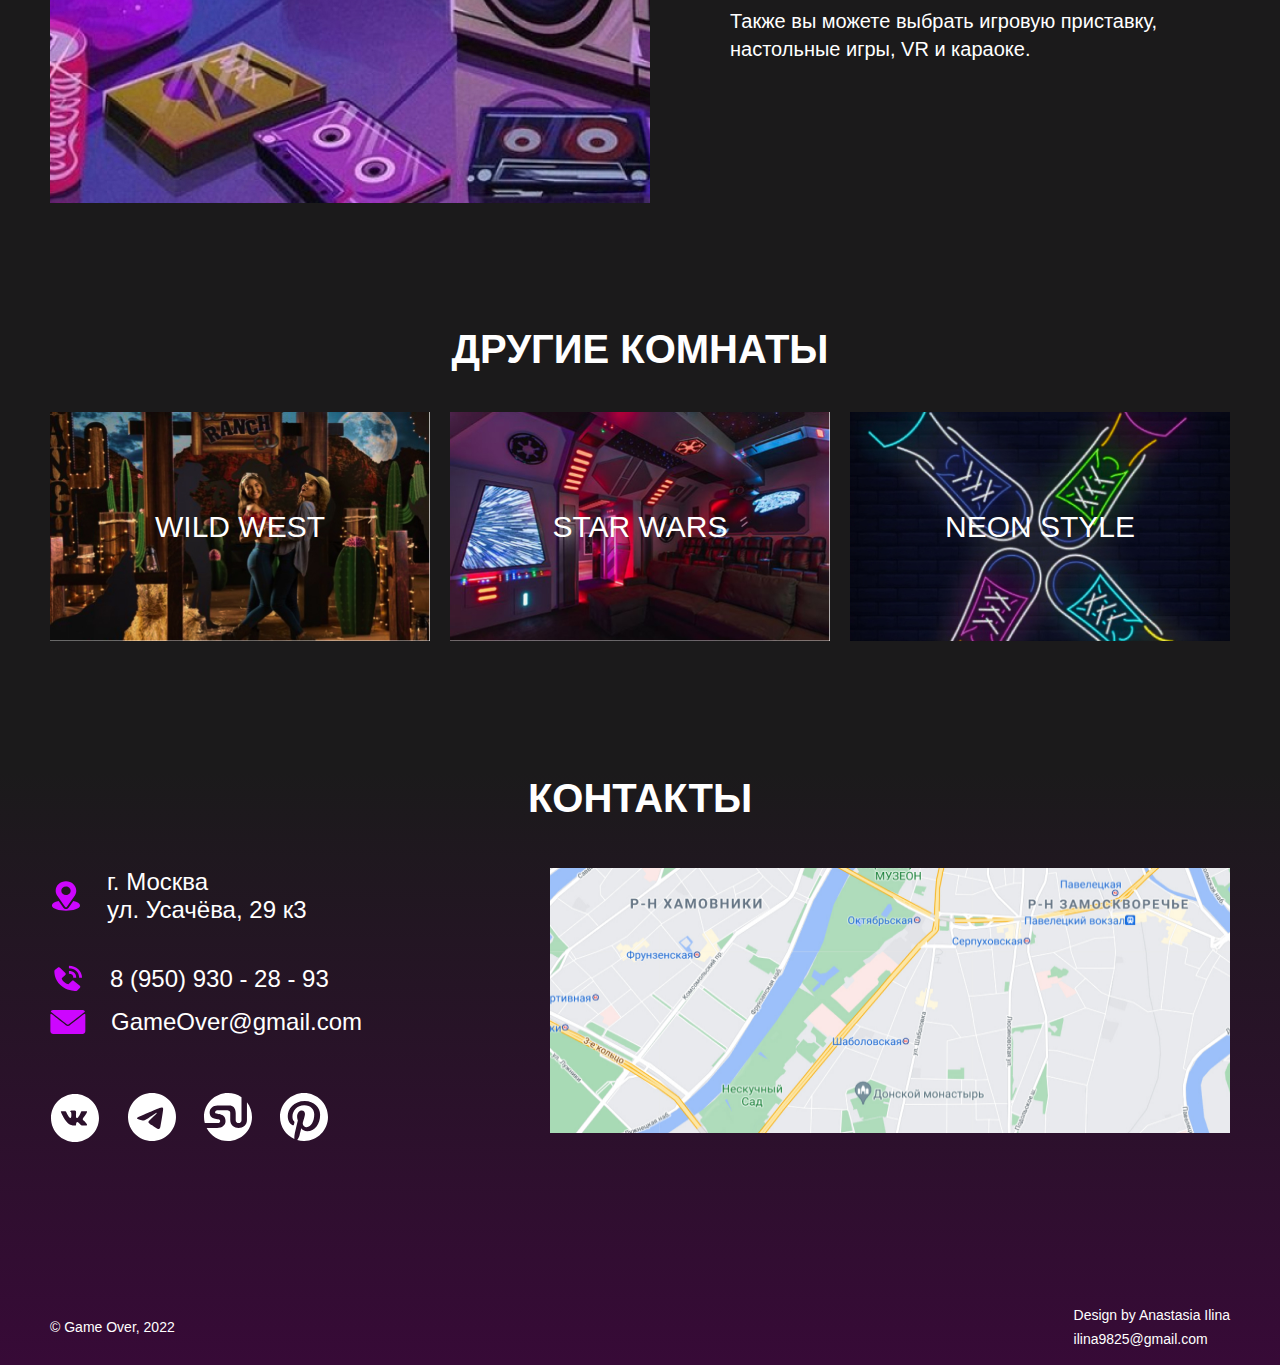
<file: vibes.html>
<!DOCTYPE html>
<html lang="en">
<head>
  <meta charset="UTF-8">
  <meta http-equiv="X-UA-Compatible" content="IE=edge">
  <meta name="viewport" content="width=device-width, initial-scale=1.0">
  <link rel="stylesheet" href="style/index.css">
  <link rel="stylesheet" href="style/hero.css">
  <link rel="stylesheet" href="style/footer.css">
  <title>80's vibe</title>
</head>
<body>

  <header class="header">
    <div class="container header__container">

      <a class="header__link-menu" href="#">
        <svg class="header__menu" xmlns="http://www.w3.org/2000/svg" width="54" height="29" viewBox="0 0 54 29" fill="currentColor">
          <rect width="54" height="5" rx="2" />
          <rect y="12" width="54" height="5" rx="2" />
          <rect y="24" width="31" height="5" rx="2" />
        </svg>
      </a>

      <a href="./index.html" class="header__logo-link">
      <svg class="header__logo" width="120" height="66" viewBox="0 0 120 66" fill="none" xmlns="http://www.w3.org/2000/svg">
        <path d="M39.6553 40.0361V32.5898H56.7451V47.8486C53.4736 50.0785 50.5765 51.6003 48.0537 52.4141C45.5472 53.2116 42.5687 53.6104 39.1182 53.6104C34.8701 53.6104 31.4033 52.8861 28.7178 51.4375C26.0485 49.9889 23.9733 47.8324 22.4922 44.9678C21.0273 42.1032 20.2949 38.8154 20.2949 35.1045C20.2949 31.1982 21.1006 27.8047 22.7119 24.9238C24.3232 22.0267 26.6833 19.8294 29.792 18.332C32.2171 17.1764 35.4805 16.5986 39.582 16.5986C43.5371 16.5986 46.4912 16.9567 48.4443 17.6729C50.4137 18.389 52.0413 19.5039 53.3271 21.0176C54.6292 22.515 55.6058 24.4193 56.2568 26.7305L45.5879 28.6348C45.1484 27.2839 44.3997 26.2503 43.3418 25.5342C42.3001 24.818 40.9655 24.46 39.3379 24.46C36.9128 24.46 34.9759 25.3063 33.5273 26.999C32.0951 28.6755 31.3789 31.3366 31.3789 34.9824C31.3789 38.8561 32.1032 41.623 33.5518 43.2832C35.0166 44.9434 37.0511 45.7734 39.6553 45.7734C40.8923 45.7734 42.0723 45.5944 43.1953 45.2363C44.3184 44.8783 45.6042 44.2679 47.0527 43.4053V40.0361H39.6553Z" fill="white" />
        <path d="M61.9209 35.1289C61.9209 29.2858 63.5485 24.7367 66.8037 21.4814C70.0589 18.2262 74.5918 16.5986 80.4023 16.5986C86.3594 16.5986 90.9492 18.2018 94.1719 21.4082C97.3945 24.5983 99.0059 29.0742 99.0059 34.8359C99.0059 39.0189 98.2979 42.4531 96.8818 45.1387C95.4821 47.8079 93.4476 49.8913 90.7783 51.3887C88.1253 52.8698 84.8132 53.6104 80.8418 53.6104C76.8053 53.6104 73.4606 52.9674 70.8076 51.6816C68.1709 50.3958 66.0306 48.3613 64.3867 45.5781C62.7428 42.7949 61.9209 39.3118 61.9209 35.1289ZM72.9805 35.1777C72.9805 38.791 73.6478 41.387 74.9824 42.9658C76.3333 44.5446 78.1644 45.334 80.4756 45.334C82.8519 45.334 84.6911 44.5609 85.9932 43.0146C87.2952 41.4684 87.9463 38.6934 87.9463 34.6895C87.9463 31.3203 87.2627 28.8626 85.8955 27.3164C84.5446 25.7539 82.7054 24.9727 80.3779 24.9727C78.1481 24.9727 76.3577 25.762 75.0068 27.3408C73.6559 28.9196 72.9805 31.5319 72.9805 35.1777Z" fill="white" />
        <path d="M0 34H1V66H0V34Z" fill="#CD06FF" />
        <path d="M0 66V65H51V66H0Z" fill="#CD06FF" />
        <path d="M120 32H119V0H120V32Z" fill="#CD06FF" />
        <path d="M120 0V1H69V0H120Z" fill="#CD06FF" />
      </svg>
      </a>

      <nav class="header__navigation">
        <ul class="header__list">
          <li class="header__item"><a class="header__link" href="./index.html#rooms">Залы</a></li>
          <li class="header__item"><a class="header__link" href="./index.html#about">О нас</a></li>
          <li class="header__item"><a class="header__link" href="./index.html#booking">Бронь</a></li>
          <li class="header__item"><a class="header__link" href="./index.html#reviews">Отзывы</a></li>
          <li class="header__item"><a class="header__link" href="./index.html#contacts">Контакты</a></li>
        </ul>
      </nav>
      <div class="header__button">
        <a class="header__button-link" href="#">Заказать звонок</a>
      </div>
    </div>
  </header>

  <section class="arrow">
    <div class="container arrow__container">
      <div class="arrow__block">
        <a href="./index.html" class="arrow__link">Вернуться назад</a>
      </div>
    </div>
  </section>

  <section class="hero">
    <div class="hero__container">
      <h1 class="hero__title">80's vibes</h1>
    </div>
  </section>

  <section class="main-text">
    <div class="container main-text__container">
    <p class="main-text__text">Вы окунетесь в незабываемую атмосферу Америки 80-х годов, стилевая музыка, кассеты и магнитофоны. Одевайтесь ярко, берите с собой хорошее настроение и устройте большую вечеринку!
    </p>
    </div>
  </section>

  <section class="wehave-room">
    <div class="container wehave-room__container">
      <h2 class="wehave-room__title">
        Что есть в комнате?
      </h2>
      <div class="wehave-room__main-content">
        <picture>
          <source srcset="./img/other80_320.jpg" type="image/jpeg" media="(max-width: 480px)">
          <source srcset="./img/other80_768.jpg" type="image/jpeg" media="(max-width: 768px)">
          <source srcset="./img/other80_1024.jpg" type="image/jpeg" media="(max-width: 1240px)">
          <img src="./img/wehave-content-img-80s.jpg" alt="80s vibe" class="wehave-room__image">
        </picture>
        <div class="wehave-room__text-main">
        <p class="wehave-room__text">В комнате 80-х есть игровые автоматы, магнитофоны, виниловые пластинки и мини кинотеатр.</p>
        <p class="wehave-room__text">Также вы можете выбрать игровую приставку, настольные игры, VR и караоке.</p>
        </div>
      </div>
    </div>
  </section>

  <section class="other-rooms">
    <div class="container other-rooms__container">
      <h2 class="other-rooms__title">
        Другие комнаты
      </h2>
      <ul class="other-rooms__main">
        <li class="other-rooms__item">
          <a href="./wildwest.html" class="other-rooms__one">wild west</a>
        </li>
        <li class="other-rooms__item">
          <a href="./starwars.html" class="other-rooms__two">star wars</a>
        </li>
        <li class="other-rooms__item">
            <a href="./neon.html" class="other-rooms__three">neon style</a>
        </li>
      </ul>
    </div>
  </section>

  <footer class="footer">
    <h2 class="footer__title" id="contacts">Контакты</h2>
    <div class="container footer__container">
      <picture>
        <source media="(max-width: 320px)" srcset="./img/map_320.jpg">
        <source media="(max-width: 768px)" srcset="./img/map_768.jpg">
        <source media="(max-width: 1024px)" srcset="./img/map_1024.jpg">
        <img class="footer__map" src="./img/map.jpg" alt="Карта">
      </picture>

      <div class="footer__list">
        <div class="footer__item-adress">
          <img class="footer__img-location" src="./img/location.svg" alt="Адрес">
          <span class="footer__item-p">г. Москва
            <br> ул. Усачёва, 29 к3</span>
        </div>
      </div>
      <div class="footer__list-two">
        <div class="footer__list-phone">
          <img class="footer__img-item" src="./img/bx_bxs-phone-call.svg" alt="Телефон">
          <span class="footer__item-p"><a class="footer__link-list" href="tel:89509302893">8 (950) 930 - 28 - 93</a></span>
        </div>
        <div class="footer__list-email">
          <img class="footer__img-item" src="./img/envelope.svg" alt="Почта">
          <span class="footer__item-p"><a class="footer__link-list" href="mailto:GameOver@gmail.com">GameOver@gmail.com</a></span>
        </div>
      </div>

      <ul class="social">
        <li class="social__item">
          <a href="#" class="social__link">
            <svg class="social__vk" width="50" height="50" viewBox="0 0 50 50" fill="currentColor" xmlns="http://www.w3.org/2000/svg">
              <path d="M24.9999 1C11.7449 1 0.999878 11.745 0.999878 25C0.999878 38.255 11.7449 49 24.9999 49C38.2549 49 48.9999 38.255 48.9999 25C48.9999 11.745 38.2549 1 24.9999 1ZM34.2299 28.0775C34.2299 28.0775 36.3524 30.1725 36.8749 31.145C36.8899 31.165 36.8974 31.185 36.9024 31.195C37.1149 31.5525 37.1649 31.83 37.0599 32.0375C36.8849 32.3825 36.2849 32.5525 36.0799 32.5675H32.3299C32.0699 32.5675 31.5249 32.5 30.8649 32.045C30.3574 31.69 29.8574 31.1075 29.3699 30.54C28.6424 29.695 28.0124 28.965 27.3774 28.965C27.2967 28.9649 27.2166 28.9775 27.1399 29.0025C26.6599 29.1575 26.0449 29.8425 26.0449 31.6675C26.0449 32.2375 25.5949 32.565 25.2774 32.565H23.5599C22.9749 32.565 19.9274 32.36 17.2274 29.5125C13.9224 26.025 10.9474 19.03 10.9224 18.965C10.7349 18.5125 11.1224 18.27 11.5449 18.27H15.3324C15.8374 18.27 16.0024 18.5775 16.1174 18.85C16.2524 19.1675 16.7474 20.43 17.5599 21.85C18.8774 24.165 19.6849 25.105 20.3324 25.105C20.4538 25.1036 20.573 25.0727 20.6799 25.015C21.5249 24.545 21.3674 21.5325 21.3299 20.9075C21.3299 20.79 21.3274 19.56 20.8949 18.97C20.5849 18.5425 20.0574 18.38 19.7374 18.32C19.8669 18.1413 20.0375 17.9964 20.2349 17.8975C20.8149 17.6075 21.8599 17.565 22.8974 17.565H23.4749C24.5999 17.58 24.8899 17.6525 25.2974 17.755C26.1224 17.9525 26.1399 18.485 26.0674 20.3075C26.0449 20.825 26.0224 21.41 26.0224 22.1C26.0224 22.25 26.0149 22.41 26.0149 22.58C25.9899 23.5075 25.9599 24.56 26.6149 24.9925C26.7003 25.0461 26.799 25.0746 26.8999 25.075C27.1274 25.075 27.8124 25.075 29.6674 21.8925C30.2395 20.8681 30.7366 19.8037 31.1549 18.7075C31.1924 18.6425 31.3024 18.4425 31.4324 18.365C31.5283 18.3161 31.6347 18.2912 31.7424 18.2925H36.1949C36.6799 18.2925 37.0124 18.365 37.0749 18.5525C37.1849 18.85 37.0549 19.7575 35.0224 22.51L34.1149 23.7075C32.2724 26.1225 32.2724 26.245 34.2299 28.0775Z"/>
            </svg>
          </a>
        </li>

        <li class="social__item">
          <a href="#" class="social__link">
            <svg class="social__tg" width="48" height="48" viewBox="0 0 48 48" fill="currentColor" xmlns="http://www.w3.org/2000/svg">
              <g clip-path="url(#clip0_2212_5)">
                <path d="M47.9999 24C47.9999 30.3652 45.4713 36.4697 40.9704 40.9706C36.4696 45.4714 30.3651 48 23.9999 48C17.6347 48 11.5302 45.4714 7.02932 40.9706C2.52844 36.4697 -0.00012207 30.3652 -0.00012207 24C-0.00012207 17.6348 2.52844 11.5303 7.02932 7.02944C11.5302 2.52856 17.6347 0 23.9999 0C30.3651 0 36.4696 2.52856 40.9704 7.02944C45.4713 11.5303 47.9999 17.6348 47.9999 24ZM24.8609 17.718C22.5269 18.69 17.8589 20.7 10.8629 23.748C9.72888 24.198 9.13188 24.642 9.07788 25.074C8.98788 25.803 9.90288 26.091 11.1479 26.484L11.6729 26.649C12.8969 27.048 14.5469 27.513 15.4019 27.531C16.1819 27.549 17.0489 27.231 18.0059 26.571C24.5429 22.158 27.9179 19.929 28.1279 19.881C28.2779 19.845 28.4879 19.803 28.6259 19.929C28.7669 20.052 28.7519 20.289 28.7369 20.352C28.6469 20.739 25.0559 24.075 23.1989 25.803C22.6199 26.343 22.2089 26.724 22.1249 26.811C21.9399 27 21.7519 27.1861 21.5609 27.369C20.4209 28.467 19.5689 29.289 21.6059 30.633C22.5869 31.281 23.3729 31.812 24.1559 32.346C25.0079 32.928 25.8599 33.507 26.9639 34.233C27.2429 34.413 27.5129 34.608 27.7739 34.794C28.7669 35.502 29.6639 36.138 30.7649 36.036C31.4069 35.976 32.0699 35.376 32.4059 33.576C33.2009 29.325 34.7639 20.118 35.1239 16.323C35.1458 16.0075 35.1328 15.6906 35.0849 15.378C35.0566 15.1258 34.9346 14.8934 34.7429 14.727C34.4699 14.5386 34.1445 14.4409 33.8129 14.448C32.9129 14.463 31.5239 14.946 24.8609 17.718Z"/>
              </g>
              <defs>
                <clipPath id="clip0_2212_5">
                  <rect width="50" height="50"/>
                </clipPath>
              </defs>
            </svg>
          </a>
        </li>

        <li class="social__item">
          <a href="#" class="social__link">
            <svg class="social__sv" width="48" height="48" viewBox="0 0 50 50" fill="currentColor" xmlns="http://www.w3.org/2000/svg">
              <g clip-path="url(#clip0_2212_10)">
                <path fill-rule="evenodd" clip-rule="evenodd" d="M44.7441 9.66919C48.1583 14.0494 50.0085 19.4463 49.9999 24.9999C49.9999 38.8051 38.805 49.9999 25.0006 49.9999C15.2871 49.9999 6.86597 44.4576 2.72751 36.3647H13.6237C18.816 36.3647 22.4429 33.566 22.4429 29.0923C22.4429 19.6108 11.5051 23.4737 11.5051 20.1089C11.5051 18.4878 12.8057 17.898 15.1858 17.898H22.7692C24.8711 17.898 27.3435 18.275 27.3435 20.5685V28.1243C27.3435 33.5955 31.6159 36.364 36.0441 36.364C40.548 36.364 44.7435 33.5955 44.7435 28.1243V9.66919H44.7441Z" fill="currentColor" />
                <path fill-rule="evenodd" clip-rule="evenodd" d="M25.0005 2.43241e-05C30.0173 -0.00698868 34.919 1.50262 39.0626 4.33079V28.3013C39.0626 29.9628 37.7037 31.3224 36.0447 31.3224C34.3838 31.3224 33.0261 29.9628 33.0261 28.3013V21.1186C33.0261 15.3846 30.1242 12.9994 26.3447 12.9994H14.0441C9.59088 12.9994 5.89665 15.834 5.89665 20.3289C5.89665 22.6289 6.8819 25.9994 11.5415 26.8353C15.337 27.5186 16.8351 27.3199 16.8351 29.3506C16.8351 31.3224 14.6261 31.3224 11.7101 31.3224H0.808189C0.269676 29.2582 -0.0019826 27.1334 -0.000143311 25C-0.000143311 11.1981 11.196 2.43241e-05 25.0005 2.43241e-05Z"/>
              </g>
            </svg>

          </a>
        </li>
        <li class="social__item">
          <a href="#" class="social__link">
            <svg class="social__pin" width="48" height="48" viewBox="0 0 50 50" fill="currentColor" xmlns="http://www.w3.org/2000/svg">
              <g clip-path="url(#clip0_2212_8)">
                <path d="M25.0005 0C11.1947 0 -0.000152588 11.1936 -0.000152588 25.0006C-0.000152588 35.2378 6.15562 44.0314 14.9646 47.8981C14.8941 46.1526 14.9511 44.0558 15.3998 42.159C15.8806 40.1282 18.6165 28.5359 18.6165 28.5359C18.6165 28.5359 17.8178 26.9397 17.8178 24.5808C17.8178 20.8763 19.9652 18.1077 22.6383 18.1077C24.912 18.1077 26.0107 19.8154 26.0107 21.8609C26.0107 24.1468 24.5537 27.5635 23.8037 30.7327C23.1768 33.3859 25.1338 35.5481 27.7498 35.5481C32.4864 35.5481 35.6761 29.4647 35.6761 22.2558C35.6761 16.7782 31.9864 12.6769 25.2742 12.6769C17.6902 12.6769 12.9659 18.3321 12.9659 24.6487C12.9659 26.8282 13.6082 28.3635 14.6146 29.5513C15.0768 30.0981 15.1409 30.318 14.9736 30.9462C14.8537 31.4058 14.5781 32.5128 14.4646 32.9519C14.2986 33.5853 13.7857 33.8109 13.2127 33.5776C9.71972 32.1513 8.0928 28.3263 8.0928 24.0263C8.0928 16.9237 14.0819 8.40898 25.9601 8.40898C35.5056 8.40898 41.7877 15.316 41.7877 22.732C41.7877 32.5378 36.3351 39.8647 28.2979 39.8647C25.5998 39.8647 23.0607 38.4051 22.1909 36.7487C22.1909 36.7487 20.7396 42.5077 20.4325 43.6218C19.9024 45.5494 18.8646 47.4763 17.9159 48.9769C20.2162 49.6571 22.6024 50.0025 25.0011 50.0026C38.8063 50.0013 49.9998 38.8071 49.9998 25.0006C49.9998 11.1936 38.8063 0 25.0005 0Z"/>
              </g>
              <defs>
                <clipPath id="clip0_2212_8">
                  <rect width="50" height="50"/>
                </clipPath>
              </defs>
            </svg>
          </a>
        </li>
      </ul>

    </div>
    <div class="container madeby">
      <p class="footer__dtext">© Game Over, 2022</p>
      <p class="footer__dtext">Design by Anastasia Ilina
        <br><a href="#" class="footer__link-b">ilina9825@gmail.com</a></p>
    </div>
  </footer>
  </div>

  <script>
    document.addEventListener('click', event => {
      if (event.target.matches('button')) {
        event.target.focus()
      }
    })
  </script>

</body>
</html>
</file>
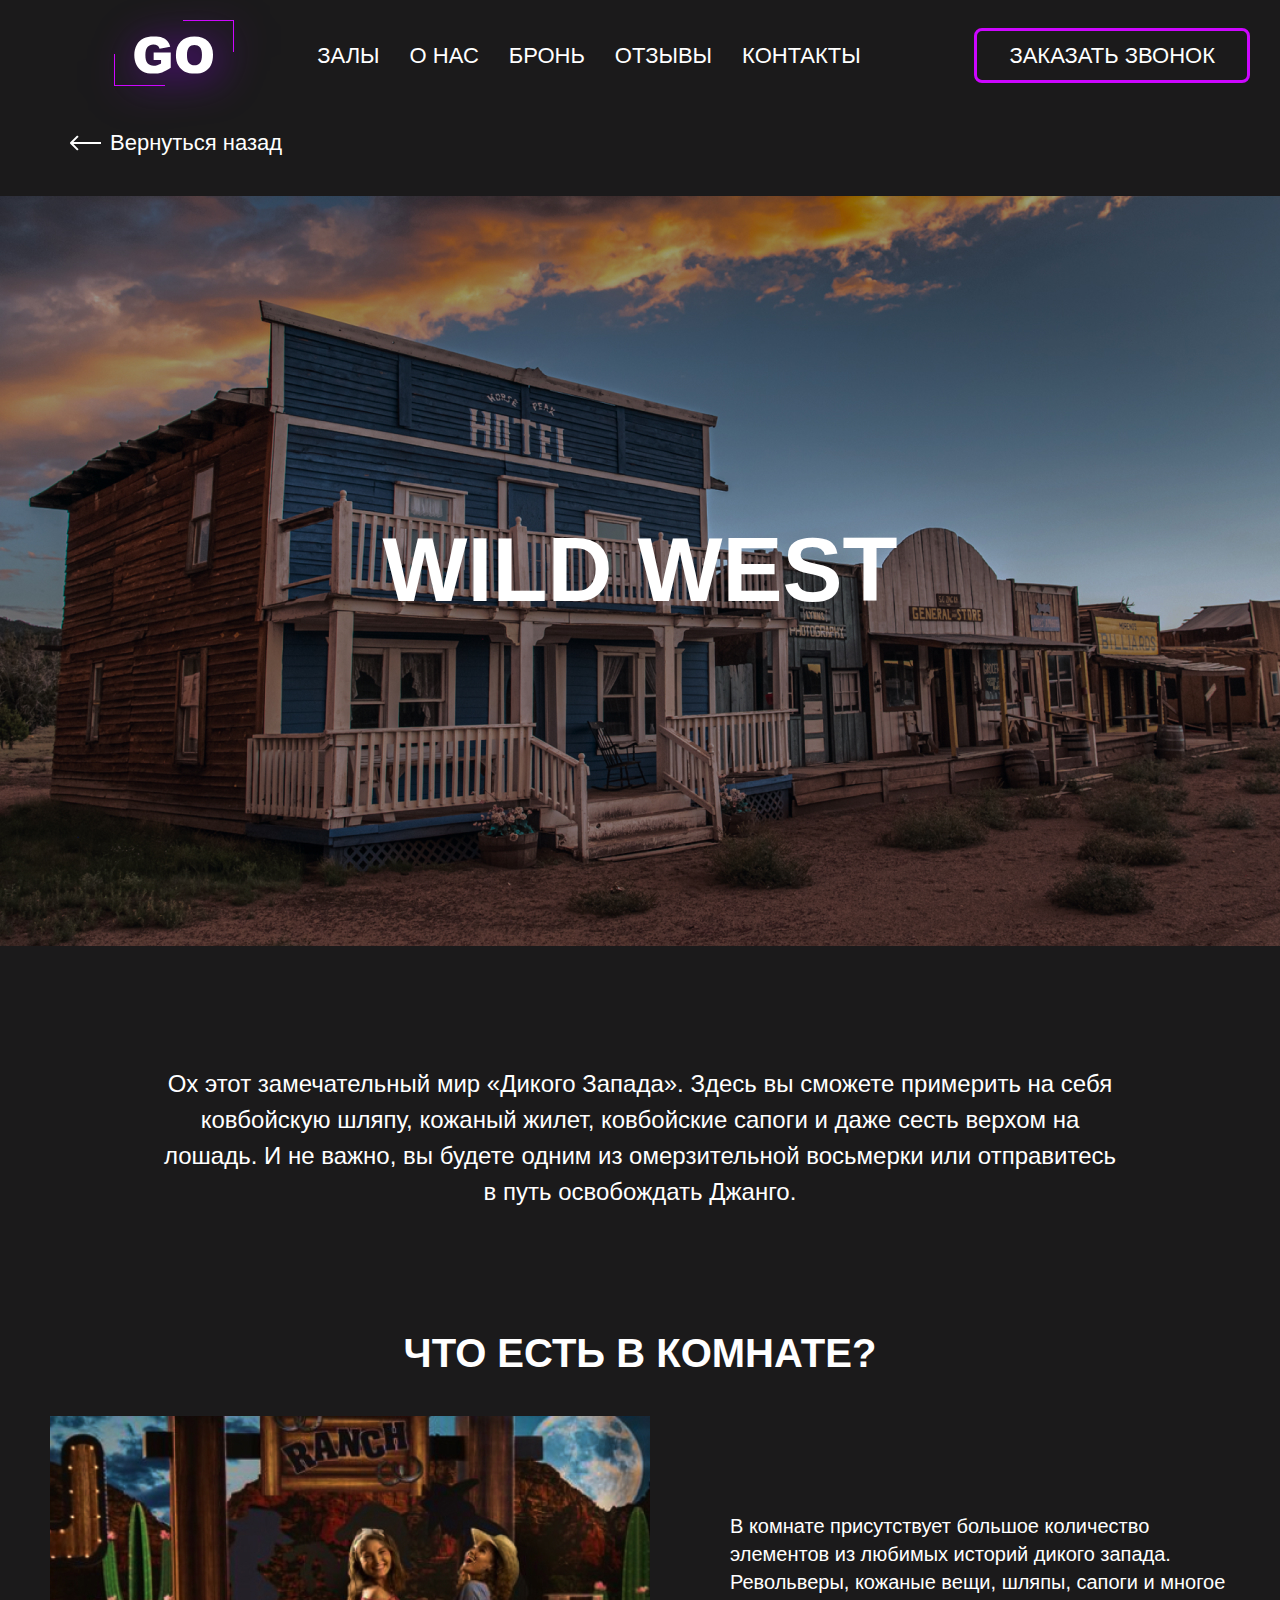
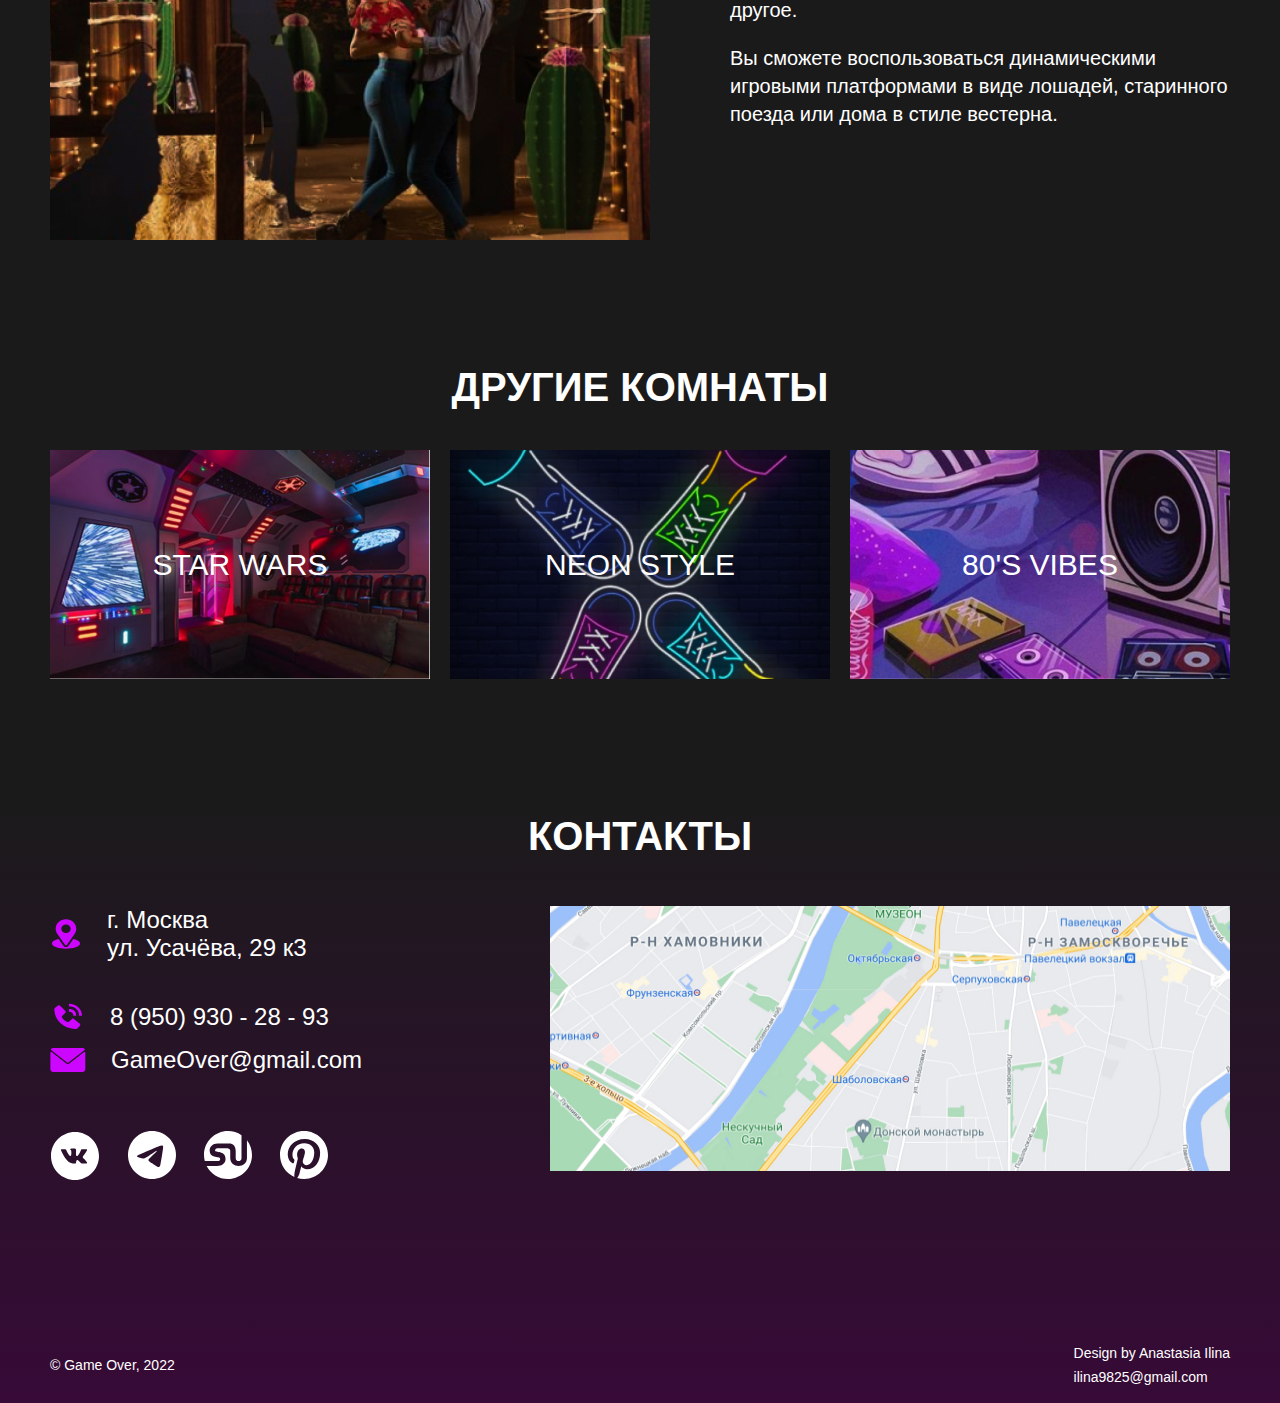
<file: wildwest.html>
<!DOCTYPE html>
<html lang="en">
<head>
  <meta charset="UTF-8">
  <meta http-equiv="X-UA-Compatible" content="IE=edge">
  <meta name="viewport" content="width=device-width, initial-scale=1.0">
  <link rel="stylesheet" href="style/normalize.css">
  <link rel="stylesheet" href="style_ww/ww.css">
  <link rel="stylesheet" href="style/footer.css">
  <title>Wild West</title>
</head>
<body>

  <header class="header">
    <div class="container header__container">

      <a class="header__link-menu" href="#">
        <svg class="header__menu" xmlns="http://www.w3.org/2000/svg" width="54" height="29" viewBox="0 0 54 29" fill="currentColor">
          <rect width="54" height="5" rx="2" />
          <rect y="12" width="54" height="5" rx="2" />
          <rect y="24" width="31" height="5" rx="2" />
        </svg>
      </a>

      <a href="./index.html" class="header__logo-link">
      <svg class="header__logo" width="120" height="66" viewBox="0 0 120 66" fill="none" xmlns="http://www.w3.org/2000/svg">
        <path d="M39.6553 40.0361V32.5898H56.7451V47.8486C53.4736 50.0785 50.5765 51.6003 48.0537 52.4141C45.5472 53.2116 42.5687 53.6104 39.1182 53.6104C34.8701 53.6104 31.4033 52.8861 28.7178 51.4375C26.0485 49.9889 23.9733 47.8324 22.4922 44.9678C21.0273 42.1032 20.2949 38.8154 20.2949 35.1045C20.2949 31.1982 21.1006 27.8047 22.7119 24.9238C24.3232 22.0267 26.6833 19.8294 29.792 18.332C32.2171 17.1764 35.4805 16.5986 39.582 16.5986C43.5371 16.5986 46.4912 16.9567 48.4443 17.6729C50.4137 18.389 52.0413 19.5039 53.3271 21.0176C54.6292 22.515 55.6058 24.4193 56.2568 26.7305L45.5879 28.6348C45.1484 27.2839 44.3997 26.2503 43.3418 25.5342C42.3001 24.818 40.9655 24.46 39.3379 24.46C36.9128 24.46 34.9759 25.3063 33.5273 26.999C32.0951 28.6755 31.3789 31.3366 31.3789 34.9824C31.3789 38.8561 32.1032 41.623 33.5518 43.2832C35.0166 44.9434 37.0511 45.7734 39.6553 45.7734C40.8923 45.7734 42.0723 45.5944 43.1953 45.2363C44.3184 44.8783 45.6042 44.2679 47.0527 43.4053V40.0361H39.6553Z" fill="white" />
        <path d="M61.9209 35.1289C61.9209 29.2858 63.5485 24.7367 66.8037 21.4814C70.0589 18.2262 74.5918 16.5986 80.4023 16.5986C86.3594 16.5986 90.9492 18.2018 94.1719 21.4082C97.3945 24.5983 99.0059 29.0742 99.0059 34.8359C99.0059 39.0189 98.2979 42.4531 96.8818 45.1387C95.4821 47.8079 93.4476 49.8913 90.7783 51.3887C88.1253 52.8698 84.8132 53.6104 80.8418 53.6104C76.8053 53.6104 73.4606 52.9674 70.8076 51.6816C68.1709 50.3958 66.0306 48.3613 64.3867 45.5781C62.7428 42.7949 61.9209 39.3118 61.9209 35.1289ZM72.9805 35.1777C72.9805 38.791 73.6478 41.387 74.9824 42.9658C76.3333 44.5446 78.1644 45.334 80.4756 45.334C82.8519 45.334 84.6911 44.5609 85.9932 43.0146C87.2952 41.4684 87.9463 38.6934 87.9463 34.6895C87.9463 31.3203 87.2627 28.8626 85.8955 27.3164C84.5446 25.7539 82.7054 24.9727 80.3779 24.9727C78.1481 24.9727 76.3577 25.762 75.0068 27.3408C73.6559 28.9196 72.9805 31.5319 72.9805 35.1777Z" fill="white" />
        <path d="M0 34H1V66H0V34Z" fill="#CD06FF" />
        <path d="M0 66V65H51V66H0Z" fill="#CD06FF" />
        <path d="M120 32H119V0H120V32Z" fill="#CD06FF" />
        <path d="M120 0V1H69V0H120Z" fill="#CD06FF" />
      </svg>
      </a>

      <nav class="header__navigation">
        <ul class="header__list">
          <li class="header__item"><a class="header__link" href="./index.html#rooms">Залы</a></li>
          <li class="header__item"><a class="header__link" href="./index.html#about">О нас</a></li>
          <li class="header__item"><a class="header__link" href="./index.html#booking">Бронь</a></li>
          <li class="header__item"><a class="header__link" href="./index.html#reviews">Отзывы</a></li>
          <li class="header__item"><a class="header__link" href="./index.html#contacts">Контакты</a></li>
        </ul>
      </nav>
      <div class="header__button">
        <a class="header__button-link" href="#">Заказать звонок</a>
      </div>
    </div>
  </header>

  <section class="arrow">
    <div class="container arrow__container">
      <div class="arrow__block">
        <a href="./index.html" class="arrow__link">Вернуться назад</a>
      </div>
    </div>
  </section>

  <section class="hero">
    <div class="hero__container">
      <h1 class="hero__title">wild west</h1>
    </div>
  </section>

  <section class="main-text">
    <div class="container main-text__container">
    <p class="main-text__text">Ох этот замечательный мир «Дикого Запада». Здесь вы сможете примерить на себя ковбойскую шляпу, кожаный жилет, ковбойские сапоги и даже сесть верхом на лошадь. И не важно, вы будете одним из омерзительной восьмерки или отправитесь в путь освобождать Джанго.
    </p>
    </div>
  </section>

  <section class="wehave-room">
    <div class="container wehave-room__container">
      <h2 class="wehave-room__title">
        Что есть в комнате?
      </h2>
      <div class="wehave-room__main-content">
        <picture>
          <source srcset="./img/wehaver_320.jpg" type="image/jpeg" media="(max-width: 480px)">
          <source srcset="./img/wehaver_768.jpg" type="image/jpeg" media="(max-width: 768px)">
          <source srcset="./img/wehaver_1024.jpg" type="image/jpeg" media="(max-width: 1024px)">
          <img src="./img/wehaver_ww.jpg" alt="80s vibe" class="wehave-room__image">
        </picture>
        <div class="wehave-room__text-main">
        <p class="wehave-room__text">В комнате присутствует большое количество элементов из любимых историй дикого запада. Револьверы, кожаные вещи, шляпы, сапоги и многое другое.</p>
        <p class="wehave-room__text">Вы сможете воспользоваться динамическими игровыми платформами в виде лошадей, старинного поезда или дома в стиле вестерна.</p>
        </div>
      </div>
    </div>
  </section>

  <section class="other-rooms">
    <div class="container other-rooms__container">
      <h2 class="other-rooms__title">
        Другие комнаты
      </h2>
      <ul class="other-rooms__main">
        <li class="other-rooms__item">
          <a href="./starwars.html" class="other-rooms__one">star wars</a>
        </li>
        <li class="other-rooms__item">
          <a href="./neon.html" class="other-rooms__two">neon style</a>
        </li>
        <li class="other-rooms__item">
            <a href="./vibes.html" class="other-rooms__three">80's vibes</a>
        </li>
      </ul>
    </div>
  </section>

  <footer class="footer">
    <h2 class="footer__title" id="contacts">Контакты</h2>
    <div class="container footer__container">
      <picture>
        <source media="(max-width: 320px)" srcset="./img/map_320.jpg">
        <source media="(max-width: 768px)" srcset="./img/map_768.jpg">
        <source media="(max-width: 1240px)" srcset="./img/map_1024.jpg">
        <img class="footer__map" src="./img/map.jpg" alt="Карта">
      </picture>

      <div class="footer__list">
        <div class="footer__item-adress">
          <img class="footer__img-location" src="./img/location.svg" alt="Адрес">
          <span class="footer__item-p">г. Москва
            <br> ул. Усачёва, 29 к3</span>
        </div>
      </div>
      <div class="footer__list-two">
        <div class="footer__list-phone">
          <img class="footer__img-item" src="./img/bx_bxs-phone-call.svg" alt="Телефон">
          <span class="footer__item-p"><a class="footer__link-list" href="tel:89509302893">8 (950) 930 - 28 - 93</a></span>
        </div>
        <div class="footer__list-email">
          <img class="footer__img-item" src="./img/envelope.svg" alt="Почта">
          <span class="footer__item-p"><a class="footer__link-list" href="mailto:GameOver@gmail.com">GameOver@gmail.com</a></span>
        </div>
      </div>

      <ul class="social">
        <li class="social__item">
          <a href="#" class="social__link">
            <svg class="social__vk" width="50" height="50" viewBox="0 0 50 50" fill="currentColor" xmlns="http://www.w3.org/2000/svg">
              <path d="M24.9999 1C11.7449 1 0.999878 11.745 0.999878 25C0.999878 38.255 11.7449 49 24.9999 49C38.2549 49 48.9999 38.255 48.9999 25C48.9999 11.745 38.2549 1 24.9999 1ZM34.2299 28.0775C34.2299 28.0775 36.3524 30.1725 36.8749 31.145C36.8899 31.165 36.8974 31.185 36.9024 31.195C37.1149 31.5525 37.1649 31.83 37.0599 32.0375C36.8849 32.3825 36.2849 32.5525 36.0799 32.5675H32.3299C32.0699 32.5675 31.5249 32.5 30.8649 32.045C30.3574 31.69 29.8574 31.1075 29.3699 30.54C28.6424 29.695 28.0124 28.965 27.3774 28.965C27.2967 28.9649 27.2166 28.9775 27.1399 29.0025C26.6599 29.1575 26.0449 29.8425 26.0449 31.6675C26.0449 32.2375 25.5949 32.565 25.2774 32.565H23.5599C22.9749 32.565 19.9274 32.36 17.2274 29.5125C13.9224 26.025 10.9474 19.03 10.9224 18.965C10.7349 18.5125 11.1224 18.27 11.5449 18.27H15.3324C15.8374 18.27 16.0024 18.5775 16.1174 18.85C16.2524 19.1675 16.7474 20.43 17.5599 21.85C18.8774 24.165 19.6849 25.105 20.3324 25.105C20.4538 25.1036 20.573 25.0727 20.6799 25.015C21.5249 24.545 21.3674 21.5325 21.3299 20.9075C21.3299 20.79 21.3274 19.56 20.8949 18.97C20.5849 18.5425 20.0574 18.38 19.7374 18.32C19.8669 18.1413 20.0375 17.9964 20.2349 17.8975C20.8149 17.6075 21.8599 17.565 22.8974 17.565H23.4749C24.5999 17.58 24.8899 17.6525 25.2974 17.755C26.1224 17.9525 26.1399 18.485 26.0674 20.3075C26.0449 20.825 26.0224 21.41 26.0224 22.1C26.0224 22.25 26.0149 22.41 26.0149 22.58C25.9899 23.5075 25.9599 24.56 26.6149 24.9925C26.7003 25.0461 26.799 25.0746 26.8999 25.075C27.1274 25.075 27.8124 25.075 29.6674 21.8925C30.2395 20.8681 30.7366 19.8037 31.1549 18.7075C31.1924 18.6425 31.3024 18.4425 31.4324 18.365C31.5283 18.3161 31.6347 18.2912 31.7424 18.2925H36.1949C36.6799 18.2925 37.0124 18.365 37.0749 18.5525C37.1849 18.85 37.0549 19.7575 35.0224 22.51L34.1149 23.7075C32.2724 26.1225 32.2724 26.245 34.2299 28.0775Z"/>
            </svg>
          </a>
        </li>

        <li class="social__item">
          <a href="#" class="social__link">
            <svg class="social__tg" width="48" height="48" viewBox="0 0 48 48" fill="currentColor" xmlns="http://www.w3.org/2000/svg">
              <g clip-path="url(#clip0_2212_5)">
                <path d="M47.9999 24C47.9999 30.3652 45.4713 36.4697 40.9704 40.9706C36.4696 45.4714 30.3651 48 23.9999 48C17.6347 48 11.5302 45.4714 7.02932 40.9706C2.52844 36.4697 -0.00012207 30.3652 -0.00012207 24C-0.00012207 17.6348 2.52844 11.5303 7.02932 7.02944C11.5302 2.52856 17.6347 0 23.9999 0C30.3651 0 36.4696 2.52856 40.9704 7.02944C45.4713 11.5303 47.9999 17.6348 47.9999 24ZM24.8609 17.718C22.5269 18.69 17.8589 20.7 10.8629 23.748C9.72888 24.198 9.13188 24.642 9.07788 25.074C8.98788 25.803 9.90288 26.091 11.1479 26.484L11.6729 26.649C12.8969 27.048 14.5469 27.513 15.4019 27.531C16.1819 27.549 17.0489 27.231 18.0059 26.571C24.5429 22.158 27.9179 19.929 28.1279 19.881C28.2779 19.845 28.4879 19.803 28.6259 19.929C28.7669 20.052 28.7519 20.289 28.7369 20.352C28.6469 20.739 25.0559 24.075 23.1989 25.803C22.6199 26.343 22.2089 26.724 22.1249 26.811C21.9399 27 21.7519 27.1861 21.5609 27.369C20.4209 28.467 19.5689 29.289 21.6059 30.633C22.5869 31.281 23.3729 31.812 24.1559 32.346C25.0079 32.928 25.8599 33.507 26.9639 34.233C27.2429 34.413 27.5129 34.608 27.7739 34.794C28.7669 35.502 29.6639 36.138 30.7649 36.036C31.4069 35.976 32.0699 35.376 32.4059 33.576C33.2009 29.325 34.7639 20.118 35.1239 16.323C35.1458 16.0075 35.1328 15.6906 35.0849 15.378C35.0566 15.1258 34.9346 14.8934 34.7429 14.727C34.4699 14.5386 34.1445 14.4409 33.8129 14.448C32.9129 14.463 31.5239 14.946 24.8609 17.718Z"/>
              </g>
              <defs>
                <clipPath id="clip0_2212_5">
                  <rect width="50" height="50"/>
                </clipPath>
              </defs>
            </svg>
          </a>
        </li>

        <li class="social__item">
          <a href="#" class="social__link">
            <svg class="social__sv" width="48" height="48" viewBox="0 0 50 50" fill="currentColor" xmlns="http://www.w3.org/2000/svg">
              <g clip-path="url(#clip0_2212_10)">
                <path fill-rule="evenodd" clip-rule="evenodd" d="M44.7441 9.66919C48.1583 14.0494 50.0085 19.4463 49.9999 24.9999C49.9999 38.8051 38.805 49.9999 25.0006 49.9999C15.2871 49.9999 6.86597 44.4576 2.72751 36.3647H13.6237C18.816 36.3647 22.4429 33.566 22.4429 29.0923C22.4429 19.6108 11.5051 23.4737 11.5051 20.1089C11.5051 18.4878 12.8057 17.898 15.1858 17.898H22.7692C24.8711 17.898 27.3435 18.275 27.3435 20.5685V28.1243C27.3435 33.5955 31.6159 36.364 36.0441 36.364C40.548 36.364 44.7435 33.5955 44.7435 28.1243V9.66919H44.7441Z" fill="currentColor" />
                <path fill-rule="evenodd" clip-rule="evenodd" d="M25.0005 2.43241e-05C30.0173 -0.00698868 34.919 1.50262 39.0626 4.33079V28.3013C39.0626 29.9628 37.7037 31.3224 36.0447 31.3224C34.3838 31.3224 33.0261 29.9628 33.0261 28.3013V21.1186C33.0261 15.3846 30.1242 12.9994 26.3447 12.9994H14.0441C9.59088 12.9994 5.89665 15.834 5.89665 20.3289C5.89665 22.6289 6.8819 25.9994 11.5415 26.8353C15.337 27.5186 16.8351 27.3199 16.8351 29.3506C16.8351 31.3224 14.6261 31.3224 11.7101 31.3224H0.808189C0.269676 29.2582 -0.0019826 27.1334 -0.000143311 25C-0.000143311 11.1981 11.196 2.43241e-05 25.0005 2.43241e-05Z"/>
              </g>
            </svg>

          </a>
        </li>
        <li class="social__item">
          <a href="#" class="social__link">
            <svg class="social__pin" width="48" height="48" viewBox="0 0 50 50" fill="currentColor" xmlns="http://www.w3.org/2000/svg">
              <g clip-path="url(#clip0_2212_8)">
                <path d="M25.0005 0C11.1947 0 -0.000152588 11.1936 -0.000152588 25.0006C-0.000152588 35.2378 6.15562 44.0314 14.9646 47.8981C14.8941 46.1526 14.9511 44.0558 15.3998 42.159C15.8806 40.1282 18.6165 28.5359 18.6165 28.5359C18.6165 28.5359 17.8178 26.9397 17.8178 24.5808C17.8178 20.8763 19.9652 18.1077 22.6383 18.1077C24.912 18.1077 26.0107 19.8154 26.0107 21.8609C26.0107 24.1468 24.5537 27.5635 23.8037 30.7327C23.1768 33.3859 25.1338 35.5481 27.7498 35.5481C32.4864 35.5481 35.6761 29.4647 35.6761 22.2558C35.6761 16.7782 31.9864 12.6769 25.2742 12.6769C17.6902 12.6769 12.9659 18.3321 12.9659 24.6487C12.9659 26.8282 13.6082 28.3635 14.6146 29.5513C15.0768 30.0981 15.1409 30.318 14.9736 30.9462C14.8537 31.4058 14.5781 32.5128 14.4646 32.9519C14.2986 33.5853 13.7857 33.8109 13.2127 33.5776C9.71972 32.1513 8.0928 28.3263 8.0928 24.0263C8.0928 16.9237 14.0819 8.40898 25.9601 8.40898C35.5056 8.40898 41.7877 15.316 41.7877 22.732C41.7877 32.5378 36.3351 39.8647 28.2979 39.8647C25.5998 39.8647 23.0607 38.4051 22.1909 36.7487C22.1909 36.7487 20.7396 42.5077 20.4325 43.6218C19.9024 45.5494 18.8646 47.4763 17.9159 48.9769C20.2162 49.6571 22.6024 50.0025 25.0011 50.0026C38.8063 50.0013 49.9998 38.8071 49.9998 25.0006C49.9998 11.1936 38.8063 0 25.0005 0Z"/>
              </g>
              <defs>
                <clipPath id="clip0_2212_8">
                  <rect width="50" height="50"/>
                </clipPath>
              </defs>
            </svg>
          </a>
        </li>
      </ul>

    </div>
    <div class="container madeby">
      <p class="footer__dtext">© Game Over, 2022</p>
      <p class="footer__dtext">Design by Anastasia Ilina
        <br><a href="#" class="footer__link-b">ilina9825@gmail.com</a></p>
    </div>
  </footer>
  </div>

  <script>
    document.addEventListener('click', event => {
      if (event.target.matches('button')) {
        event.target.focus()
      }
    })
  </script>

</body>
</html>
</file>
<file: style/index.css>
@import url("/style/var.css");
@import url("/style/style.css");
@import url("/style/header.css");
@import url("/style/banner.css");
@import url("/style/wehave.css");
@import url("/style/halls.css");
@import url("/style/booking.css");
@import url("/style/about.css");
@import url("/style/reviews.css");
@import url("/style/footer.css");
@import url("/style/faq.css");
@import url("/style/hero.css");
@import url("/style/maintext.css");
@import url("/style/wehaveroom.css");
@import url("/style/otherroms.css");
@import url("/style/arrow.css");
</file>
<file: style/style.css>
html {
  position: relative;
  box-sizing: border-box;
  scroll-behavior: smooth;
}

*, *::before, *::after {
  box-sizing: inherit;
}

body {
  min-width: 320px;
  min-height: 100vh;
  font-family: 'Arial', sans-serif;
  background-color: var(--bgcolor);
  color: var(--main-color);
  margin: 0;
}

img, svg {
  max-width: 100%;
  max-height: 100%;
  height: auto;
}

button {
  padding: 0;
  cursor: pointer;
  border: none;
  background-color: transparent;
}

a {
  color: var(--main-color);
  text-decoration: none;
}

ul {
  list-style: none;
  padding: 0;
  margin: 0;
}

h1, h2, h3, figure, fieldset {
  margin: 0;
  margin-bottom: 20px;
}

p {
  line-height: 24px;
  margin-top: 0;
}

iframe {
  border: none;
}

.visually-hidden {
  position: fixed;
  transform: scale(0);
}

a:hover {
  color: gainsboro;
  text-decoration: none;
}

*:hover, *:focus, *:active {
  transition-duration: 300ms;
  transition-timing-function: ease-in-out;
}

.container {
  --width: 1180px;
  --padding: 20px;
  max-width: calc(var(--width) + (var(--padding) * 2));
  padding: 0 var(--padding);
  margin: 0 auto;
}

section {
  padding: 20px 0 20px 0;
}

.footer__container {
  margin-bottom: 156px;
}

/* Стили для выпадающего списка */
.custom-select select {
  appearance: none;
  padding: 12px 70px 12px 20px;
  font-size: 18px;
  background-color: #fff;
  color: black;
  cursor: pointer;
}

.custom-select select:focus {
  outline: none;
  border-color: #640AA3;
}

/* Стили для опций в выпадающем списке */
.custom-select select option {
  background-color: #fff;
  color: black;
}
</file>
<file: style/faq.css>
.faq__element {
  background-color: var(--main-color);
  color: var(--faq-color);
  font-weight: 700;
  font-size: 24px;
  padding: 30px 70px;
  margin-bottom: 20px;
  position: relative;
  cursor: pointer;
}

.faq__element:nth-child(even) {
  background-color: var(--nth-color);
  color: var(--main-color);
  list-style-type: none;
}

.faq__element:nth-child(even):after {
  content: url("../img/open.svg");
  width: 46px;
  height: 46px;
  position: relative;
  float: right;
  top: -10px;
}

.faq__element:nth-child(even):hover::after {
  background-image: url('../img/open_hover.svg');
}

.faq__element:nth-child(even):active::after{
  background-image: url('../img/open_active.svg');
}

.faq__element:nth-child(odd):after {
  content: url("../img/open-purple.svg");
  width: 46px;
  height: 46px;
  position: relative;
  float: right;
  top: -10px;
}

.faq__element:nth-child(odd):hover::after {
  background-image: url('../img/open__hover.png');
}

.faq__element:nth-child(odd)::after:active {
  background-image: url('../img/open__hover.png');
}

.faq__element:last-child {
  margin-bottom: 0;
}

.faq__list {
  margin-bottom: 78px;
}

.faq h2 {
  text-align: center;
  font-size: 40px;
  text-transform: uppercase;
  line-height: 50px;
  margin-bottom: 46px;
}

@media (max-width: 1024px) {
  .faq { 
    max-width: 904px;
    margin: 0 auto;
  }

  .faq h2 {
    font-size: 30px;
  }

  .faq__element:nth-child(even) {
    background-color: var(--main-color);
    color: var(--faq-color);
    list-style-type: none;
  }

  .faq__element:nth-child(even):after {
    content: url("../img/open-purple.svg");
    width: 46px;
    height: 46px;
    position: relative;
    float: right;
    top: -10px;
  }

  .faq__element:last-child {
    display: none;
  }
}

@media (max-width: 768px) {
  .faq {
    max-width: 688px;
    margin: 0 auto;
  }

  .faq h2 {
    font-size: 24px;
  }

  .faq__element {
    font-size: 18px;
    height: 70px;
    line-height: 13px;
  }

  .faq__list {
    margin-bottom: 70px;
  }

  .faq__element:nth-child(even):after {
    top: -17px;
  }

  .faq__element:nth-child(odd):after {
    top: -17px;
  }
}

@media (max-width: 640px) {
  .faq h2 {
    font-size: 14px;
  }

  .faq__element {
    font-size: 10px;
    height: 46px;
    padding: 28px 7px;
    line-height: 0;
  }

  .faq__element:nth-child(odd)::after {
    top: -23px; 
  }

  .faq__element:nth-child(even)::after {
    top: -23px;
  }

  .faq__list {
    margin-bottom: 0;
  }
}
</file>
<file: style_neon/neon.css>
:root {
  --main-color: #ffffff;
  --bgcolor: #1B1A1B;
  --button-color: #6C0287;
  --banner-span-color: #CD06FF;
  --faq-color: #1C1A1A;
  --nth-color: #440F51;
}

html {
  position: relative;
  box-sizing: border-box;
  scroll-behavior: smooth;
}

*, *::before, *::after {
  box-sizing: inherit;
}

body {
  min-width: 320px;
  min-height: 100vh;
  font-family: 'Arial', sans-serif;
  background-color: var(--bgcolor);
  color: var(--main-color);
  margin: 0;
}

img, svg {
  max-width: 100%;
  max-height: 100%;
  height: auto;
}

button {
  padding: 0;
  cursor: pointer;
  border: none;
  background-color: transparent;
}

a {
  color: var(--main-color);
  text-decoration: none;
}

ul {
  list-style: none;
  padding: 0;
  margin: 0;
}

h1, h2, h3, figure, fieldset {
  margin: 0;
  margin-bottom: 20px;
}

p {
  line-height: 24px;
  margin-top: 0;
}

iframe {
  border: none;
}

.visually-hidden {
  position: fixed;
  transform: scale(0);
}

a:hover {
  color: gainsboro;
  text-decoration: none;
}

*:hover, *:focus, *:active {
  transition-duration: 300ms;
  transition-timing-function: ease-in-out;
}

.container {
  --width: 1180px;
  --padding: 20px;
  max-width: calc(var(--width) + (var(--padding) * 2));
  padding: 0 var(--padding);
  margin: 0 auto;
}

section {
  padding: 20px 0 20px 0;
}

.footer__container {
  margin-bottom: 156px;
}

.header__container {
  display: flex;
  align-items: center;
  justify-content: space-between;
  padding: 20px 0;
}

.header__logo {
  filter:
  drop-shadow(5px 5px 20px #640AA3);
}

.header__menu {
  display: none;
  color: #6C0287;
  border: 1px solid transparent;
}

.header__menu:hover {
  color: #CD06FF;
}

.header__menu:focus {
  color: #CD06FF;
}

.header__menu:active{
  color: #840AA3;
}

.header__list {
  display: flex;
}

.header__link {
  padding-right: 30px;
  font-size: 22px;
  text-transform: uppercase;
  color: var(--main-color);
}

.header__button-link {
  border: 3px solid #CD06FF;
  padding: 12px 32px;
  border-radius: 8px;
  font-size: 22px;
  text-transform: uppercase;
}

.header__button-link:hover {
  background-color: var(--button-color);
}

.header__button-link:focus {
  background-color: var(--button-color);
}

.header__button-link:active { 
  border: 3px solid black;
  background-color: #640AA3;
}

@media (max-width: 1240px) {
  .header {
    max-width: 904px;
    margin: 0 auto;
  }

  .header__logo {
    width: 87px;
    height: 55px;
  }

  .header__link {
    font-size: 18px;
  }

  .header__button-link {
    font-size: 18px;
  }
}

@media (max-width: 940px) {
  .header__navigation {
    display: none;
  }

  .header {
    max-width: 688px ;
    margin: 0 auto;
  }

  .header__container {
    flex-direction: row;
  }

  .header__menu {
    display: flex;
    order: 1;
  }

  .header__logo {
    display: flex;
    order: 0;
  }

  .header__button {
    display: flex;
    width: 229px;
    order: 2;
  }

  .header__button-link {
    padding: 10px 26px;
  }
}

@media (max-width: 480px) {
  .header__navigation {
    display: none;
  }

  .header__button {
    display: none;
  }

  .header {
    max-width: 280px;
    margin: 0 auto;
  }

  .header__container {
    padding-bottom: 0;
  }

  .header__logo {
    width: 65px;
    height: 42px;
  }

  .header__menu {
    width: 39px;
    height: 20px;
  }
}

.arrow {
  max-width: 1180px;
  margin: 0 auto;
}

.arrow__link {
  font-size: 22px;
  background-image: url('../img/arrow.svg');
  padding-left: 40px;
  background-repeat: no-repeat;
  background-position: left center;
}

@media (max-width: 1024px) {
  .arrow {
    max-width: 904px;
    margin: 0 auto;
  }
}

@media (max-width: 768px) {
  .arrow {
    max-width: 688px;
    margin: 0 auto;
  }

  .arrow__link {
    font-size: 16px;
  }
}

@media (max-width: 480px) {
  .arrow {
    max-width: 280px;
    margin: 0 auto;
  }

  .arrow__link {
    font-size: 12px;
  }
}

.hero__container {
  max-width: 1440px;
  margin: 0 auto;
  position: relative;
  height: 46.875rem;
  background-image: url('../img/neonbg.jpg');
  background-repeat: no-repeat;
  margin-bottom: 80px;
}

.hero__title {
  position: absolute;
  top: 50%;
  left: 50%;
  transform: translate(-50%, -50%);
  text-align: center;
  font-size: 5.625rem;
  text-transform: uppercase;
}

@media (max-width: 1240px) {
  .hero__container {
    background-image: url('../img/neonbg_1024.jpg');
    width: 64rem;
    height: 33.375rem;
    margin-bottom: 30px;
  }

  .hero__title {
    top: 50%;
  }
}

@media (max-width: 940px) {
  .hero__container {
    background-image: url('../img/neonbg_768.jpg');
    width: 48rem;
    height: 25.125rem;
    margin-bottom: 20px;
  }

  .hero__title {
    font-size: 60px;
  }
}

@media (max-width: 680px) {
  .hero__container {
    background-image: url('../img/neonbg_320.jpg');
    width: 20rem;
    height: 10.5rem;
  }

  .hero__title {
    font-size: 30px;
  }
}

.main-text__container {
  max-width: 1000px;
  margin: 0 auto;
}

.main-text__text {
  font-size: 1.5rem;
  text-align: center;
  line-height: 150%;
  margin-bottom: 80px;
}

@media (max-width: 1024px) {
  .main-text {
    max-width: 904px;
    margin: 0 auto;
  }

  .main-text__container {
    max-width: 800px;

  }

  .main-text__text {
    font-size: 20px;
    margin-bottom: 30px;
  }
}

@media (max-width: 768px) {
  .main-text {
    max-width: 688px;
    margin: 0 auto;
  }

  .main-text__text {
    font-size: 16px;
  }
}

@media (max-width: 480px) {
  .main-text {
    max-width: 280px;
    margin: 0 auto;
  }

  .main-text__text {
    font-size: 16px;
    margin-bottom: 0;
  }
}

.wehave-room__title {
  font-size: 2.5rem;
  text-align: center;
  text-transform: uppercase;
  margin-bottom: 40px;
}

.wehave-room__main-content {
  display: flex;
  align-items: center;
  gap: 80px;
  margin-bottom: 80px;
}

.wehave-room__text {
  font-size: 20px;
  line-height: 28px;
}

.wehave-room__image {
  max-width: none;
}

@media (max-width: 1024px) {
  .wehave-room {
    max-width: 904px;
    margin: 0 auto;
  }

  .wehave-room__title {
    font-size: 30px;
  }

  .wehave-room__main-content {
    gap: 20px;
    margin-bottom: 30px;
  }

  .wehave-room__text {
    font-size: 18px;
  }

  img {
    max-width: fit-content;
  }
}

@media (max-width: 768px) {
  .wehave-room {
    max-width: 688px;
    margin: 0 auto;
  }

  .wehave-room__title {
    font-size: 24px;
  }

  .wehave-room__text {
    font-size: 16px;
  }
}

@media (max-width: 480px) {
  .wehave-room {
    max-width: 280px;
    margin: 0 auto;
    padding-bottom: 0;
  }

  .wehave-room__title {
    font-size: 14px;
  }

  .wehave-room__text {
    font-size: 12px;
    line-height: 16px;
  }

  .wehave-room__main-content {
    flex-direction: column;
    margin-bottom: 0;
  }
}

.other-rooms__title {
  font-size: 2.5rem;
  text-align: center;
  text-transform: uppercase;
  margin-bottom: 40px;
}

.other-rooms__main {
  display: flex;
  gap: 20px;
  margin-bottom: 112px;
}

.other-rooms__one {
  display: block;
  background-image: url('../img/80_other.jpg');
  width: 380px;
  height: 229px;
  background-size: cover;
  background-repeat: no-repeat;
  text-align: center;
  font-size: 30px;
  text-transform: uppercase;
  line-height: 230px;
  transition: transform 0.3s ease;
}

.other-rooms__one:hover {
  transform: scale(1.05);
  box-shadow: 0 4px 8px rgba(255, 255, 255, 0.2);
}

.other-rooms__two {
  display: block;
  background-image: url(../img/ww_other.jpg);
  width: 380px;
  height: 229px;
  background-size: cover;
  background-repeat: no-repeat;
  text-align: center;
  font-size: 30px;
  text-transform: uppercase;
  line-height: 230px;
  transition: transform 0.3s ease;
}


.other-rooms__two:hover {
  transform: scale(1.05);
  box-shadow: 0 4px 8px rgba(255, 255, 255, 0.2);
}

.other-rooms__three {
  display: block;
  background-image: url(../img/sw_other.jpg);
  width: 380px;
  height: 229px;
  background-size: cover;
  background-repeat: no-repeat;
  text-align: center;
  font-size: 30px;
  text-transform: uppercase;
  line-height: 230px;
  transition: transform 0.3s ease;
}

.other-rooms__three:hover {
  transform: scale(1.05);
  box-shadow: 0 4px 8px rgba(255, 255, 255, 0.2);
}

@media (max-width: 1240px) {

  .other-rooms__title {
    font-size: 30px;
  }

  .other-rooms__main {
    gap: 20px;
    margin-bottom: 62px;
  }

  .other-rooms__one {
    background-image: url(../img/80_other.jpg);
    width: 288px;
    height: 172px;
    line-height: 170px;
  }

  .other-rooms__two {
    background-image: url(../img/ww1024.jpg);
    width: 288px;
    height: 172px;
    line-height: 170px;
  }

  .other-rooms__three {
    background-image: url(../img/sw_other.jpg);
    width: 288px;
    height: 172px;
    line-height: 170px;
  }
}

@media (max-width: 940px) {
  .other-rooms {
    max-width: 688px;
    margin: 0 auto;
  }

  .other-rooms__title {
    font-size: 24px;
  }

  .other-rooms__main {
    gap: 8px;
    margin-bottom: 50px;
  }

  .other-rooms__one {
    background-image: url(../img/80_other.jpg);
    width: 224px;
    height: 134px;
    line-height: 135px;
    font-size: 20px;
  }

  .other-rooms__two {
    background-image: url(../img/ww768.jpg);
    width: 224px;
    height: 134px;
    line-height: 135px;
    font-size: 20px;
  }

  .other-rooms__three {
    background-image: url(../img/sw_other.jpg);
    width: 224px;
    height: 134px;
    line-height: 135px;
    font-size: 20px;
  }
}

@media (max-width: 680px) {
  .other-rooms {
    max-width: 280px;
    margin: 0 auto;
  }

  .other-rooms__title {
    font-size: 14px;
  }

  .other-rooms__main {
    flex-direction: column;
    gap: 8px;
    margin-bottom: 0;
  }

  .other-rooms__one {
    background-image: url(../img/80_320.jpg);
    width: 100%;
    height: 140px;
    line-height: 135px;
    font-size: 20px;
  }

  .other-rooms__two {
    background-image: url(../img/ww320.jpg);
    width: 100%;
    height: 140px;
    line-height: 135px;
    font-size: 20px;
  }

  .other-rooms__three {
    background-image: url(../img/sw_320.jpg);
    width: 100%;
    height: 140px;
    line-height: 135px;
    font-size: 20px;
  }
}
</file>
<file: style/footer.css>
.footer__container {
  margin-bottom: 156px;
}

.footer {
  background: linear-gradient(#1B1A1B, #370A37) top/contain;
}

.footer__list {
  display: flex;
}

.footer__list-items {
  display: flex;
  align-items: center;
  gap: 5px;
}

.footer__item-a {
  display: flex;
  align-items: center;
  gap: 5px;
}

.footer__list-e {
  display: flex;
  align-items: center;
  gap: 5px;
}

.footer__title {
  text-align: center;
  font-size: 40px;
  text-transform: uppercase;
  line-height: 50px;
  margin-bottom: 45px;
}

.footer__list {
  display: flex;
}

.footer__item-adress {
  display: flex;
  align-items: center;
  margin-bottom: 39px;
  gap: 10px;
}

.footer__img-location {
  width: 32px;
  height: 32px;
  margin-right: 15px;
}

.footer__list-phone {
  display: flex;
  align-items: center;
  margin-bottom: 11px;
  gap: 10px;
}

.footer__list-item {
  margin-right: 15px;
}

.footer__img-item {
  padding-right: 15px;
}

.footer__list-email {
  display: flex;
  align-items: center;
  margin-bottom: 20px;
  gap: 10px;
}

.social {
  display: flex;
  gap : 1.75rem;
  margin: 35px 0;
}

.footer__item-p {
  font-size: 24px;
  line-height: 28px;
}

.footer {
  background: linear-gradient(#1B1A1B, #370A37);
}

.madeby {
  display: flex;
  justify-content: space-between;
  align-items: center;
  font-size: 14px;
  line-height: 16px;
}

.footer__map {
  float: right;
  width: 680px;
  height: 264.9px;
}

.contacts {
  display: block;
}

.contacts h3 {
  text-align: center;
  font-size: 40px;
  text-transform: uppercase;
  line-height: 50px;
}

.location {
  position: relative;
  align-items: center;
  padding-bottom: 30px;
  text-align: left;
  padding-bottom: 30px;
}

.location img {
  padding-right: 20px;
}

.phone {
  display: flex;
  align-items: center;
}

.phone img {
  padding-right: 20px;
}

.email {
  display: flex;
  align-items: center;
  padding-bottom: 30px;
}

.email img {
  padding-right: 20px;
}

.footer__item {
  margin-right: 20px;
}

.footer__list-two {
  display: flex;
  flex-direction: column;
}

.social__link {
  outline: 1px solid transparent;
}

.social__link:hover {
  color: #EADEED;
}

.social__link:active {
  color: #CD06FF;
}

.social__link:focus {
  outline-color: #CD06FF;
}

/* .social__vk:hover {
    fill: #EADEED;
}

.social__tg:hover {
  fill: #EADEED;
}

.social__sv:hover {
  fill: #EADEED;
}

.social__pin:hover {
  fill: #EADEED;
} */

@media (max-width: 1240px) {
  .container {
    --width: 904px;
  }

  .footer__title {
    font-size: 30px;
    margin-bottom: 26px;
  }

  .footer__map {
    width: auto;
    height: 274px;
  }

  .social {
    margin-bottom: 100px;
    gap: 26px;
  }

  .madeby {
    max-width: 904px !important;
    margin: 0 auto !important;
  }

  .social__vk {
    width: 40px;
  }

  .social__tg {
    width: 40px;
  }

  .social__sv {
    width: 40px;
  }

  .social__pin {
    width: 40px;
  }
}

@media (max-width: 940px) {
  .footer {
    background: linear-gradient(#1B1A1B, #370A37);
  }

  .footer__container {
    max-width: 688px !important;
    margin: 0 auto !important;
    display: flex;
    flex-direction: column-reverse;
    align-items: center;
  }

  .footer__title {
    font-size: 24px;
  }

  .footer__item-p {
    font-size: 24px;
  }

  .social {
    display: flex;
    order: 1;
    margin-bottom: 30px;
  }

  .footer__map {
    width: 100%;
    height: 337px;
  }

  .footer__list {
    order: 3;
    text-align: center;
  }

  .footer__list-two {
    order: 2;
    text-align: center;
  }

  .footer__list-phone {
    margin-bottom: 15px;
  }

  .footer__map {
    margin-bottom: 75px;
  }

  .madeby {
    max-width: 688px !important;
    margin: 0 auto !important;
  }
}

@media (max-width: 640px) {
  .footer {
    background: linear-gradient(#1B1A1B, #370A37);
  }

  .footer__container {
    max-width: 280px !important;
    margin: 0 auto !important;
  }

  .footer__title {
    margin: 0;
  }

  .footer__map {
    width: 280px;
    height: 194px;
  }

  .footer__title {
    font-size: 14px;
  }

  .footer__item-p {
    font-size: 14px;
    line-height: 12px;
  }

  .footer__img-location {
    width: 20px;
    margin: 0;
  }

  .footer__img-item {
    width: 20px;
    padding: 0;
  }

  .social {
    gap: 20px;
    margin-top: 0;
  }

  .social__vk {
    width: 30px;
  }

  .social__tg {
    width: 30px;
  }

  .social__sv {
    width: 30px;
  }

  .social__pin {
    width: 30px;
  }

  .madeby {
    max-width: 280px !important;
    margin: 0 auto !important;
    flex-direction: column;
    align-items: center;
    text-align: center;
    font-size: 12px;
    line-height: 20px;
  }
}
</file>
<file: style/hero.css>
.hero__container {
  max-width: 1440px;
  margin: 0 auto;
  position: relative;
  height: 46.875rem;
  background-image: url('../img/80vibes_bg.jpg');
  background-repeat: no-repeat;
  margin-bottom: 80px;
}

.hero__title {
  position: absolute;
  top: 50%;
  left: 50%;
  transform: translate(-50%, -50%);
  text-align: center;
  font-size: 5.625rem;
  text-transform: uppercase;
}

@media (max-width: 1240px) {
  .hero__container {
    background-image: url('../img/80cover1024.jpg');
    width: 64rem;
    height: 33.375rem;
    margin-bottom: 30px;
  }

  .hero__title {
    top: 50%;
  }
}

@media (max-width: 940px) {
  .hero__container {
    background-image: url('../img/80cover768.jpg');
    width: 48rem;
    height: 25.125rem;
    margin-bottom: 20px;
  }

  .hero__title {
    font-size: 60px;
  }
}

@media (max-width: 680px) {
  .hero__container {
    background-image: url('../img/80bg_320.jpg');
    width: 20rem;
    height: 10.5rem;
  }

  .hero__title {
    font-size: 30px;
  }
}
</file>
<file: style_ww/ww.css>
:root {
  --main-color: #ffffff;
  --bgcolor: #1B1A1B;
  --button-color: #6C0287;
  --banner-span-color: #CD06FF;
  --faq-color: #1C1A1A;
  --nth-color: #440F51;
}

html {
  position: relative;
  box-sizing: border-box;
  scroll-behavior: smooth;
}

*, *::before, *::after {
  box-sizing: inherit;
}

body {
  min-width: 320px;
  min-height: 100vh;
  font-family: 'Arial', sans-serif;
  background-color: var(--bgcolor);
  color: var(--main-color);
  margin: 0;
}

img, svg {
  max-width: 100%;
  max-height: 100%;
  height: auto;
}

button {
  padding: 0;
  cursor: pointer;
  border: none;
  background-color: transparent;
}

a {
  color: var(--main-color);
  text-decoration: none;
}

ul {
  list-style: none;
  padding: 0;
  margin: 0;
}

h1, h2, h3, figure, fieldset {
  margin: 0;
  margin-bottom: 20px;
}

p {
  line-height: 24px;
  margin-top: 0;
}

iframe {
  border: none;
}

.visually-hidden {
  position: fixed;
  transform: scale(0);
}

a:hover {
  color: gainsboro;
  text-decoration: none;
}

*:hover, *:focus, *:active {
  transition-duration: 300ms;
  transition-timing-function: ease-in-out;
}

.container {
  --width: 1180px;
  --padding: 20px;
  max-width: calc(var(--width) + (var(--padding) * 2));
  padding: 0 var(--padding);
  margin: 0 auto;
}

section {
  padding: 20px 0 20px 0;
}

.footer__container {
  margin-bottom: 156px;
}

.header__container {
  display: flex;
  align-items: center;
  justify-content: space-between;
  padding: 20px 0;
}

.header__logo {
  filter:
  drop-shadow(5px 5px 20px #640AA3);
}

.header__menu {
  display: none;
  color: #6C0287;
  border: 1px solid transparent;
}

.header__menu:hover {
  color: #CD06FF;
}

.header__menu:focus {
  color: #CD06FF;
}

.header__menu:active{
  color: #840AA3;
}

.header__list {
  display: flex;
}

.header__link {
  padding-right: 30px;
  font-size: 22px;
  text-transform: uppercase;
  color: var(--main-color);
}

.header__button-link {
  border: 3px solid #CD06FF;
  padding: 12px 32px;
  border-radius: 8px;
  font-size: 22px;
  text-transform: uppercase;
}

.header__button-link:hover {
  background-color: var(--button-color);
}

.header__button-link:focus {
  background-color: var(--button-color);
}

.header__button-link:active { 
  border: 3px solid black;
  background-color: #640AA3;
}

@media (max-width: 1240px) {
  .header {
    max-width: 904px;
    margin: 0 auto;
  }

  .header__logo {
    width: 87px;
    height: 55px;
  }

  .header__link {
    font-size: 18px;
  }

  .header__button-link {
    font-size: 18px;
  }
}

@media (max-width: 940px) {
  .header__navigation {
    display: none;
  }

  .header {
    max-width: 688px ;
    margin: 0 auto;
  }

  .header__container {
    flex-direction: row;
  }

  .header__menu {
    display: flex;
    order: 1;
  }

  .header__logo {
    display: flex;
    order: 0;
  }

  .header__button {
    display: flex;
    width: 229px;
    order: 2;
  }

  .header__button-link {
    padding: 10px 26px;
  }
}

@media (max-width: 480px) {
  .header__navigation {
    display: none;
  }

  .header__button {
    display: none;
  }

  .header {
    max-width: 280px;
    margin: 0 auto;
  }

  .header__container {
    padding-bottom: 0;
  }

  .header__logo {
    width: 65px;
    height: 42px;
  }

  .header__menu {
    width: 39px;
    height: 20px;
  }
}

.arrow {
  max-width: 1180px;
  margin: 0 auto;
}

.arrow__link {
  font-size: 22px;
  background-image: url('../img/arrow.svg');
  padding-left: 40px;
  background-repeat: no-repeat;
  background-position: left center;
}

@media (max-width: 1024px) {
  .arrow {
    max-width: 904px;
    margin: 0 auto;
  }
}

@media (max-width: 768px) {
  .arrow {
    max-width: 688px;
    margin: 0 auto;
  }

  .arrow__link {
    font-size: 16px;
  }
}

@media (max-width: 480px) {
  .arrow {
    max-width: 280px;
    margin: 0 auto;
  }

  .arrow__link {
    font-size: 12px;
  }
}

.hero__container {
  max-width: 1440px;
  margin: 0 auto;
  position: relative;
  height: 46.875rem;
  background-image: url('../img/wwbg.jpg');
  background-repeat: no-repeat;
  margin-bottom: 80px;
}

.hero__title {
  position: absolute;
  top: 50%;
  left: 50%;
  transform: translate(-50%, -50%);
  text-align: center;
  font-size: 5.625rem;
  text-transform: uppercase;
}

@media (max-width: 1240px) {
  .hero__container {
    background-image: url('../img/wwbg_1024.jpg');
    width: 64rem;
    height: 33.375rem;
    margin-bottom: 30px;
  }

  .hero__title {
    top: 50%;
  }
}

@media (max-width: 940px) {
  .hero__container {
    background-image: url('../img/wwbg_768.jpg');
    width: 48rem;
    height: 25.125rem;
    margin-bottom: 20px;
  }

  .hero__title {
    font-size: 60px;
  }
}

@media (max-width: 680px) {
  .hero__container {
    background-image: url('../img/wwbg_320.jpg');
    width: 20rem;
    height: 10.5rem;
  }

  .hero__title {
    font-size: 30px;
  }
}

.main-text__container {
  max-width: 1000px;
  margin: 0 auto;
}

.main-text__text {
  font-size: 1.5rem;
  text-align: center;
  line-height: 150%;
  margin-bottom: 80px;
}

@media (max-width: 1024px) {
  .main-text {
    max-width: 904px;
    margin: 0 auto;
  }

  .main-text__container {
    max-width: 800px;

  }

  .main-text__text {
    font-size: 20px;
    margin-bottom: 30px;
  }
}

@media (max-width: 768px) {
  .main-text {
    max-width: 688px;
    margin: 0 auto;
  }

  .main-text__text {
    font-size: 16px;
  }
}

@media (max-width: 480px) {
  .main-text {
    max-width: 280px;
    margin: 0 auto;
  }

  .main-text__text {
    font-size: 16px;
    margin-bottom: 0;
  }
}

.wehave-room__title {
  font-size: 2.5rem;
  text-align: center;
  text-transform: uppercase;
  margin-bottom: 40px;
}

.wehave-room__main-content {
  display: flex;
  align-items: center;
  gap: 80px;
  margin-bottom: 80px;
}

.wehave-room__text {
  font-size: 20px;
  line-height: 28px;
}

.wehave-room__image {
  max-width: none;
}

@media (max-width: 1024px) {
  .wehave-room {
    max-width: 904px;
    margin: 0 auto;
  }

  .wehave-room__title {
    font-size: 30px;
  }

  .wehave-room__main-content {
    gap: 20px;
    margin-bottom: 30px;
  }

  .wehave-room__text {
    font-size: 18px;
  }

  img {
    max-width: fit-content;
  }
}

@media (max-width: 768px) {
  .wehave-room {
    max-width: 688px;
    margin: 0 auto;
  }

  .wehave-room__title {
    font-size: 24px;
  }

  .wehave-room__text {
    font-size: 16px;
  }
}

@media (max-width: 480px) {
  .wehave-room {
    max-width: 280px;
    margin: 0 auto;
    padding-bottom: 0;
  }

  .wehave-room__title {
    font-size: 14px;
  }

  .wehave-room__text {
    font-size: 12px;
    line-height: 16px;
  }

  .wehave-room__main-content {
    flex-direction: column;
    margin-bottom: 0;
  }
}

.other-rooms__title {
  font-size: 2.5rem;
  text-align: center;
  text-transform: uppercase;
  margin-bottom: 40px;
}

.other-rooms__main {
  display: flex;
  gap: 20px;
  margin-bottom: 112px;
}

.other-rooms__one {
  display: block;
  background-image: url('../img/sw_other.jpg');
  width: 380px;
  height: 229px;
  background-size: cover;
  background-repeat: no-repeat;
  text-align: center;
  font-size: 30px;
  text-transform: uppercase;
  line-height: 230px;
  transition: transform 0.3s ease;
}

.other-rooms__one:hover {
  transform: scale(1.05);
  box-shadow: 0 4px 8px rgba(255, 255, 255, 0.2);
}

.other-rooms__two {
  display: block;
  background-image: url(../img/ns_other.jpg);
  width: 380px;
  height: 229px;
  background-size: cover;
  background-repeat: no-repeat;
  text-align: center;
  font-size: 30px;
  text-transform: uppercase;
  line-height: 230px;
  transition: transform 0.3s ease;
}

.other-rooms__two:hover {
  transform: scale(1.05);
  box-shadow: 0 4px 8px rgba(255, 255, 255, 0.2);
}

.other-rooms__three {
  display: block;
  background-image: url(../img/80_other.jpg);
  width: 380px;
  height: 229px;
  background-size: cover;
  background-repeat: no-repeat;
  text-align: center;
  font-size: 30px;
  text-transform: uppercase;
  line-height: 230px;
  transition: transform 0.3s ease;
}

.other-rooms__three:hover {
  transform: scale(1.05);
  box-shadow: 0 4px 8px rgba(255, 255, 255, 0.2);
}

@media (max-width: 1240px) {
  .other-rooms__container {
    padding: 0;
  }

  .other-rooms__title {
    font-size: 30px;
  }

  .other-rooms__main {
    gap: 20px;
    margin-bottom: 62px;
  }

  .other-rooms__one {
    background-image: url(../img/sw_other.jpg);
    width: 288px;
    height: 172px;
    line-height: 170px;
  }

  .other-rooms__two {
    background-image: url(../img/ns1024.jpg);
    width: 288px;
    height: 172px;
    line-height: 170px;
  }

  .other-rooms__three {
    background-image: url(../img/80_other.jpg);
    width: 288px;
    height: 172px;
    line-height: 170px;
  }
}

@media (max-width: 940px) {
  .other-rooms {
    max-width: 688px;
    margin: 0 auto;
  }

  .other-rooms__title {
    font-size: 24px;
  }

  .other-rooms__main {
    gap: 8px;
    margin-bottom: 50px;
  }

  .other-rooms__one {
    background-image: url(../img/sw_other.jpg);
    width: 224px;
    height: 134px;
    line-height: 135px;
    font-size: 20px;
  }

  .other-rooms__two {
    background-image: url(../img/ns768.jpg);
    width: 224px;
    height: 134px;
    line-height: 135px;
    font-size: 20px;
  }

  .other-rooms__three {
    background-image: url(../img/80_other.jpg);
    width: 224px;
    height: 134px;
    line-height: 135px;
    font-size: 20px;
  }
}

@media (max-width: 680px) {
  .other-rooms {
    max-width: 280px;
    margin: 0 auto;
  }

  .other-rooms__title {
    font-size: 14px;
  }

  .other-rooms__main {
    flex-direction: column;
    gap: 8px;
    margin-bottom: 0;
  }

  .other-rooms__one {
    background-image: url(../img/sw_320.jpg);
    width: 100%;
    height: 140px;
    line-height: 135px;
    font-size: 20px;
  }

  .other-rooms__two {
    background-image: url(../img/ns320.jpg);
    width: 100%;
    height: 140px;
    line-height: 135px;
    font-size: 20px;
  }

  .other-rooms__three {
    background-image: url(../img/80_320.jpg);
    width: 100%;
    height: 140px;
    line-height: 135px;
    font-size: 20px;
  }
}
</file>
